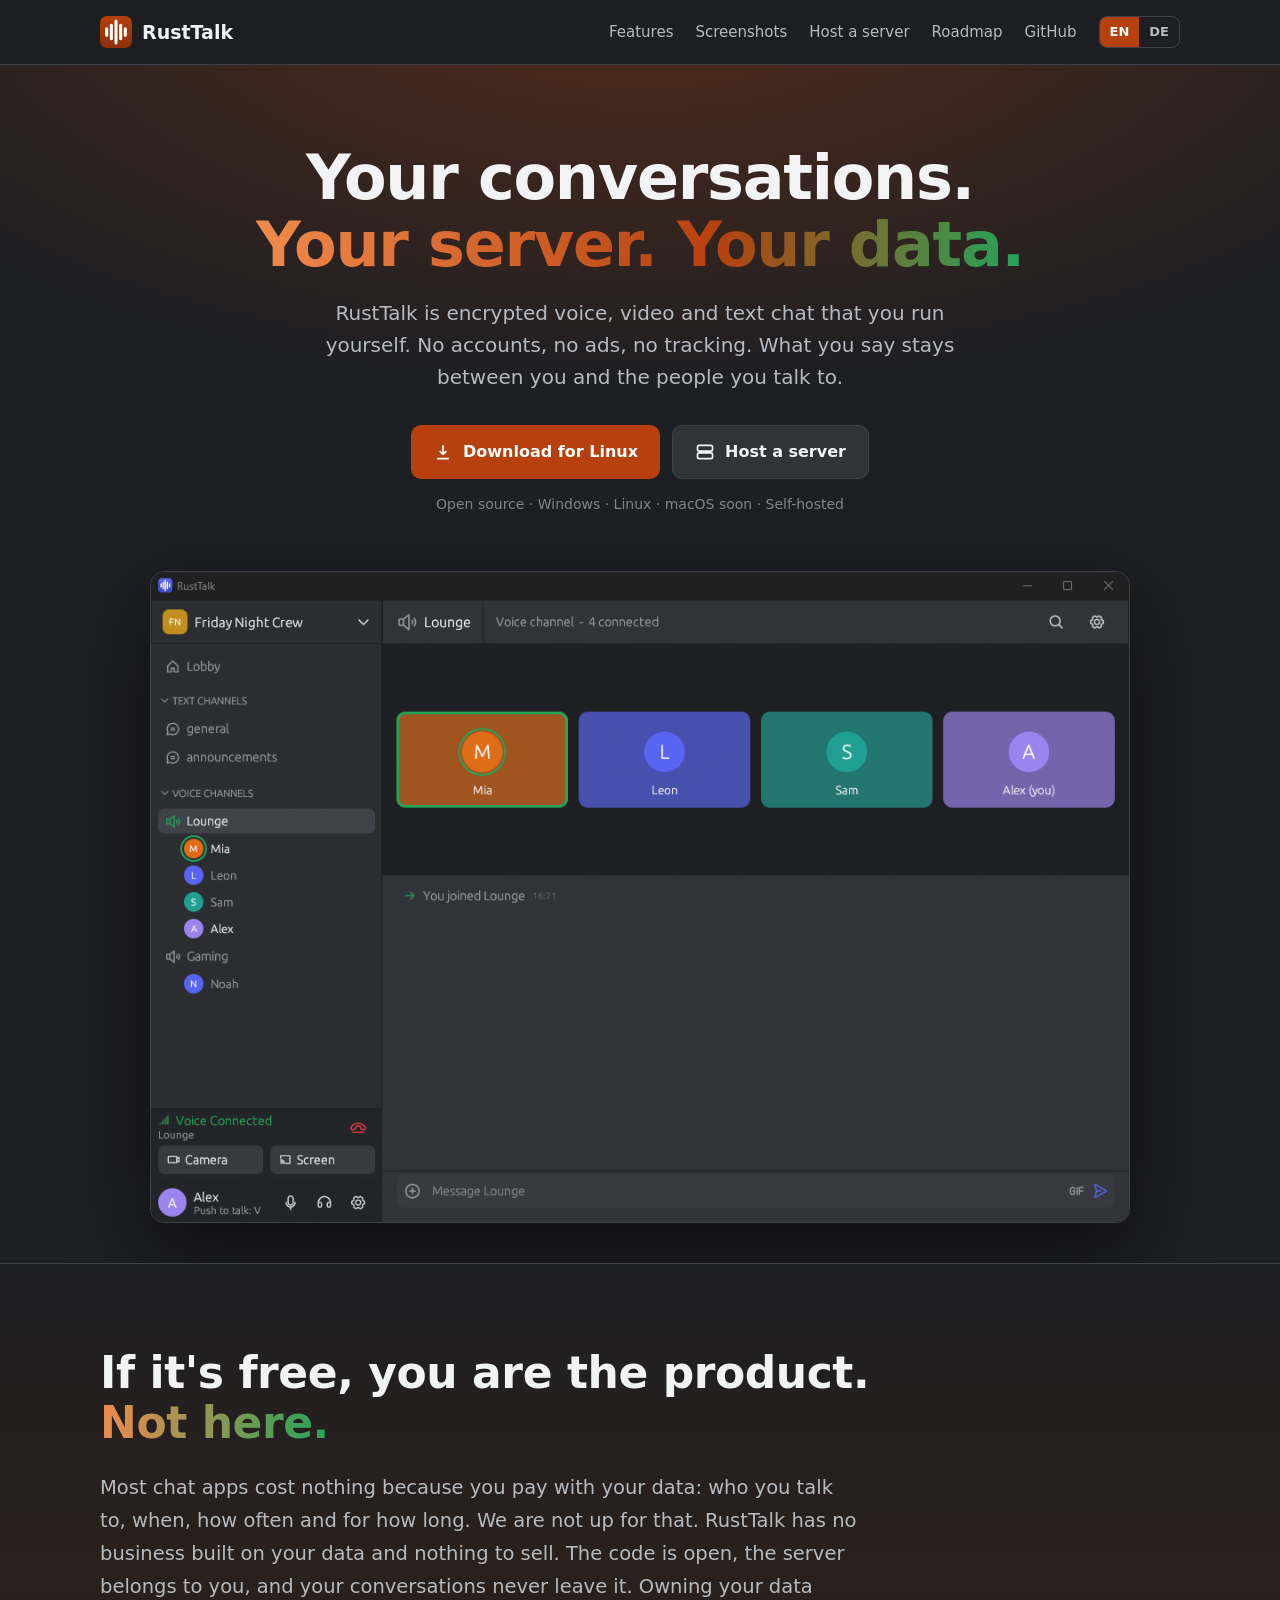
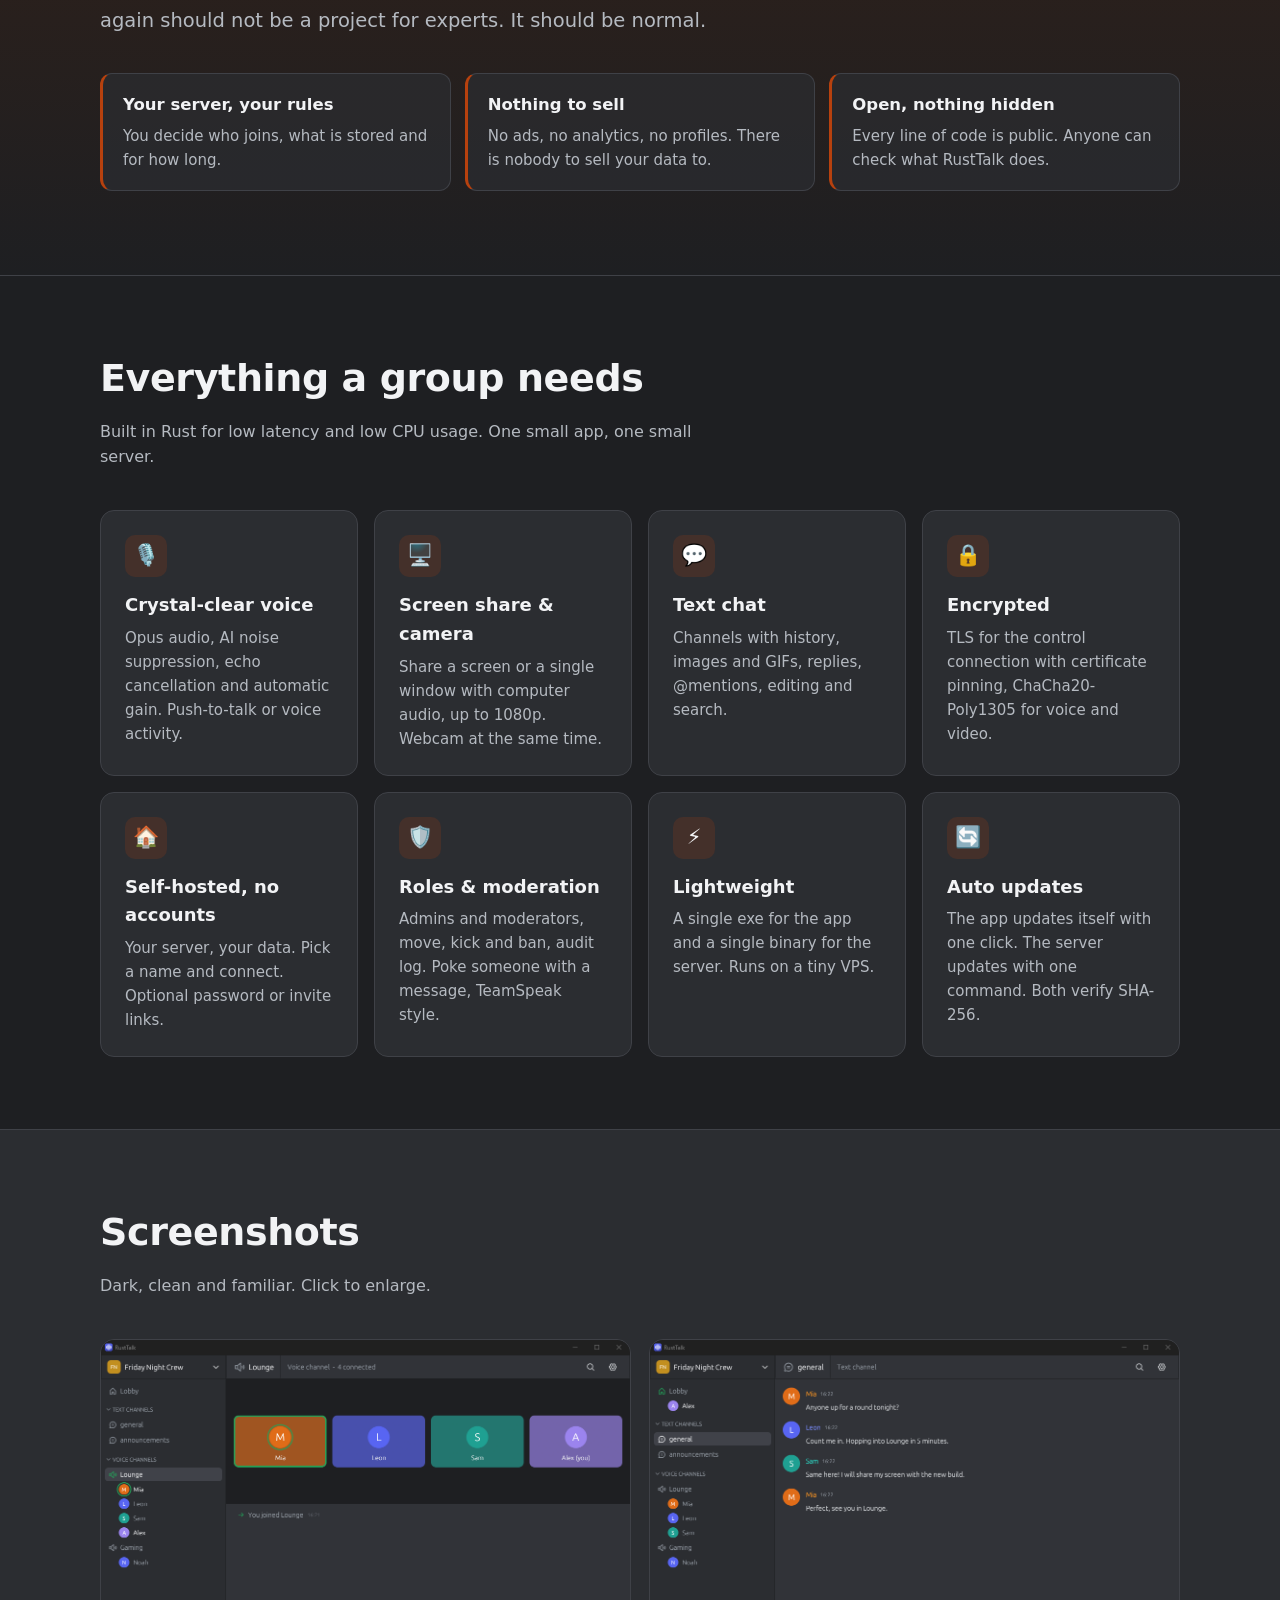
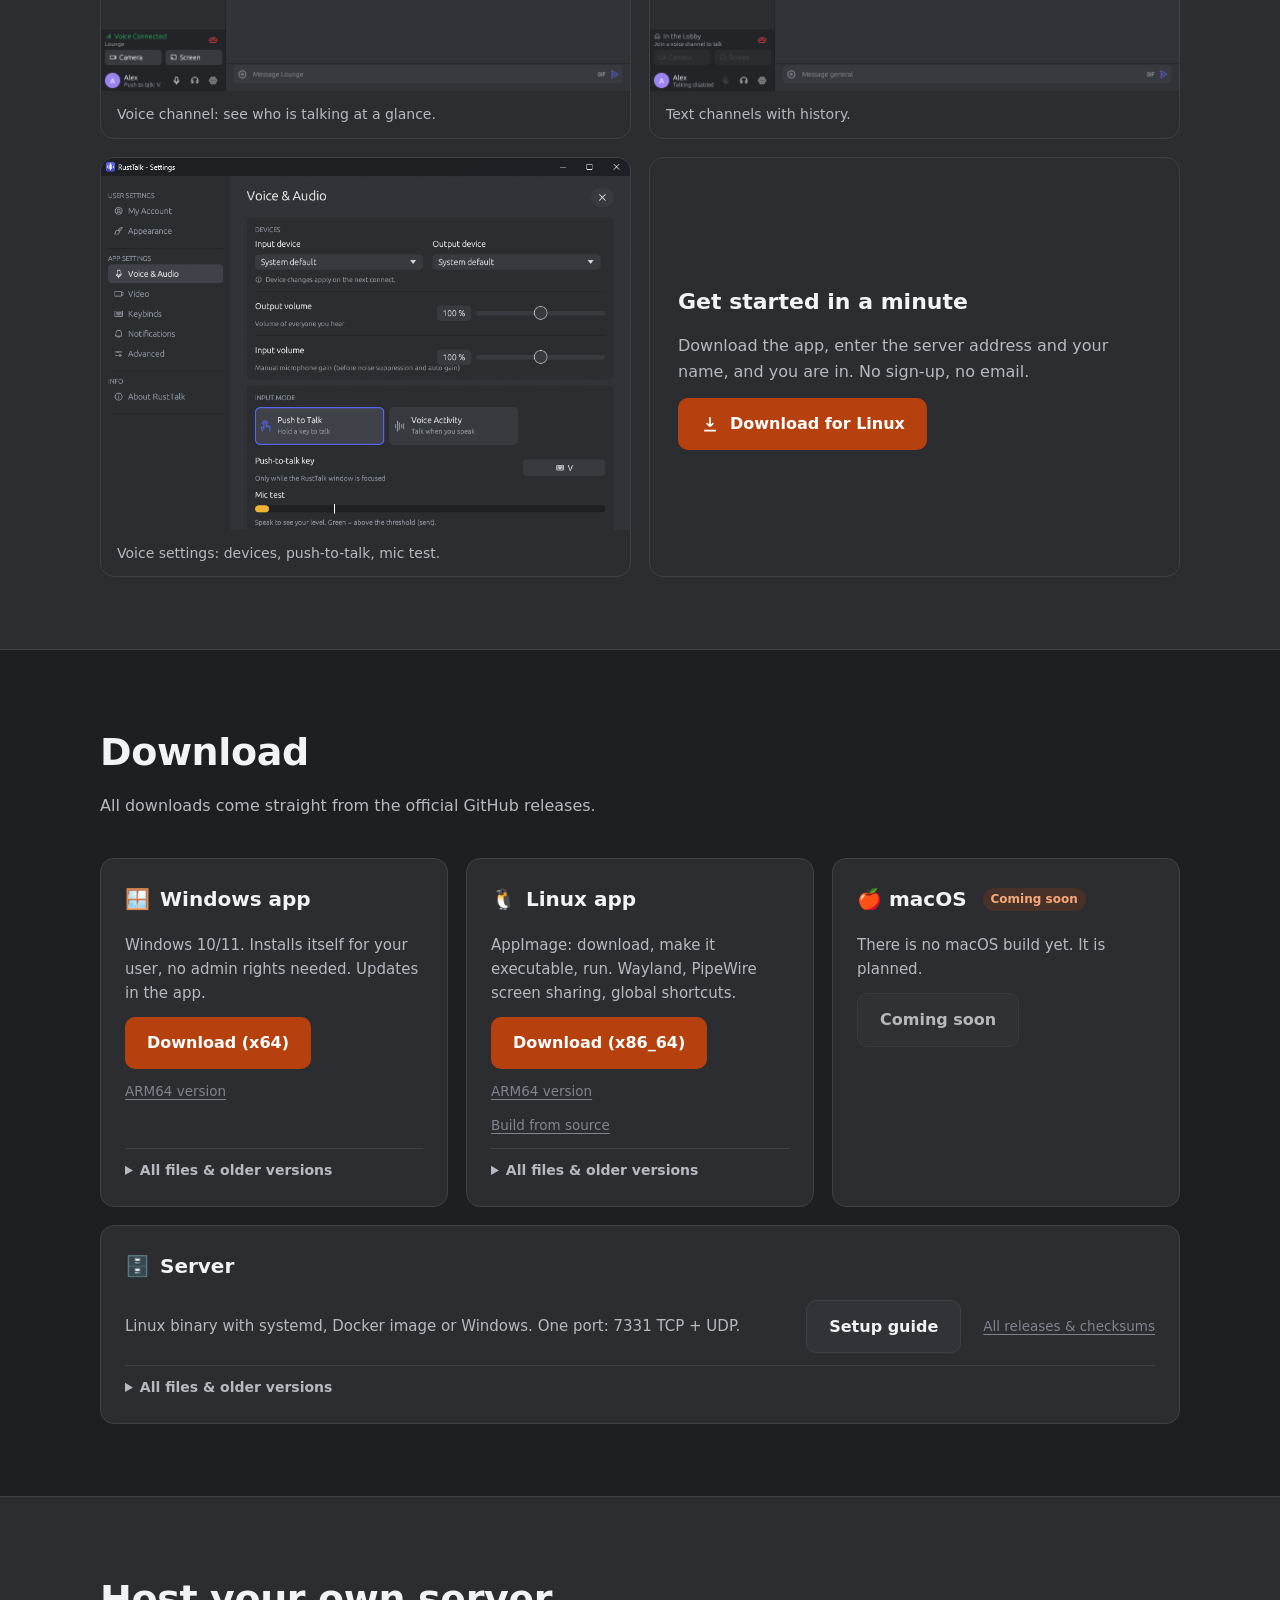
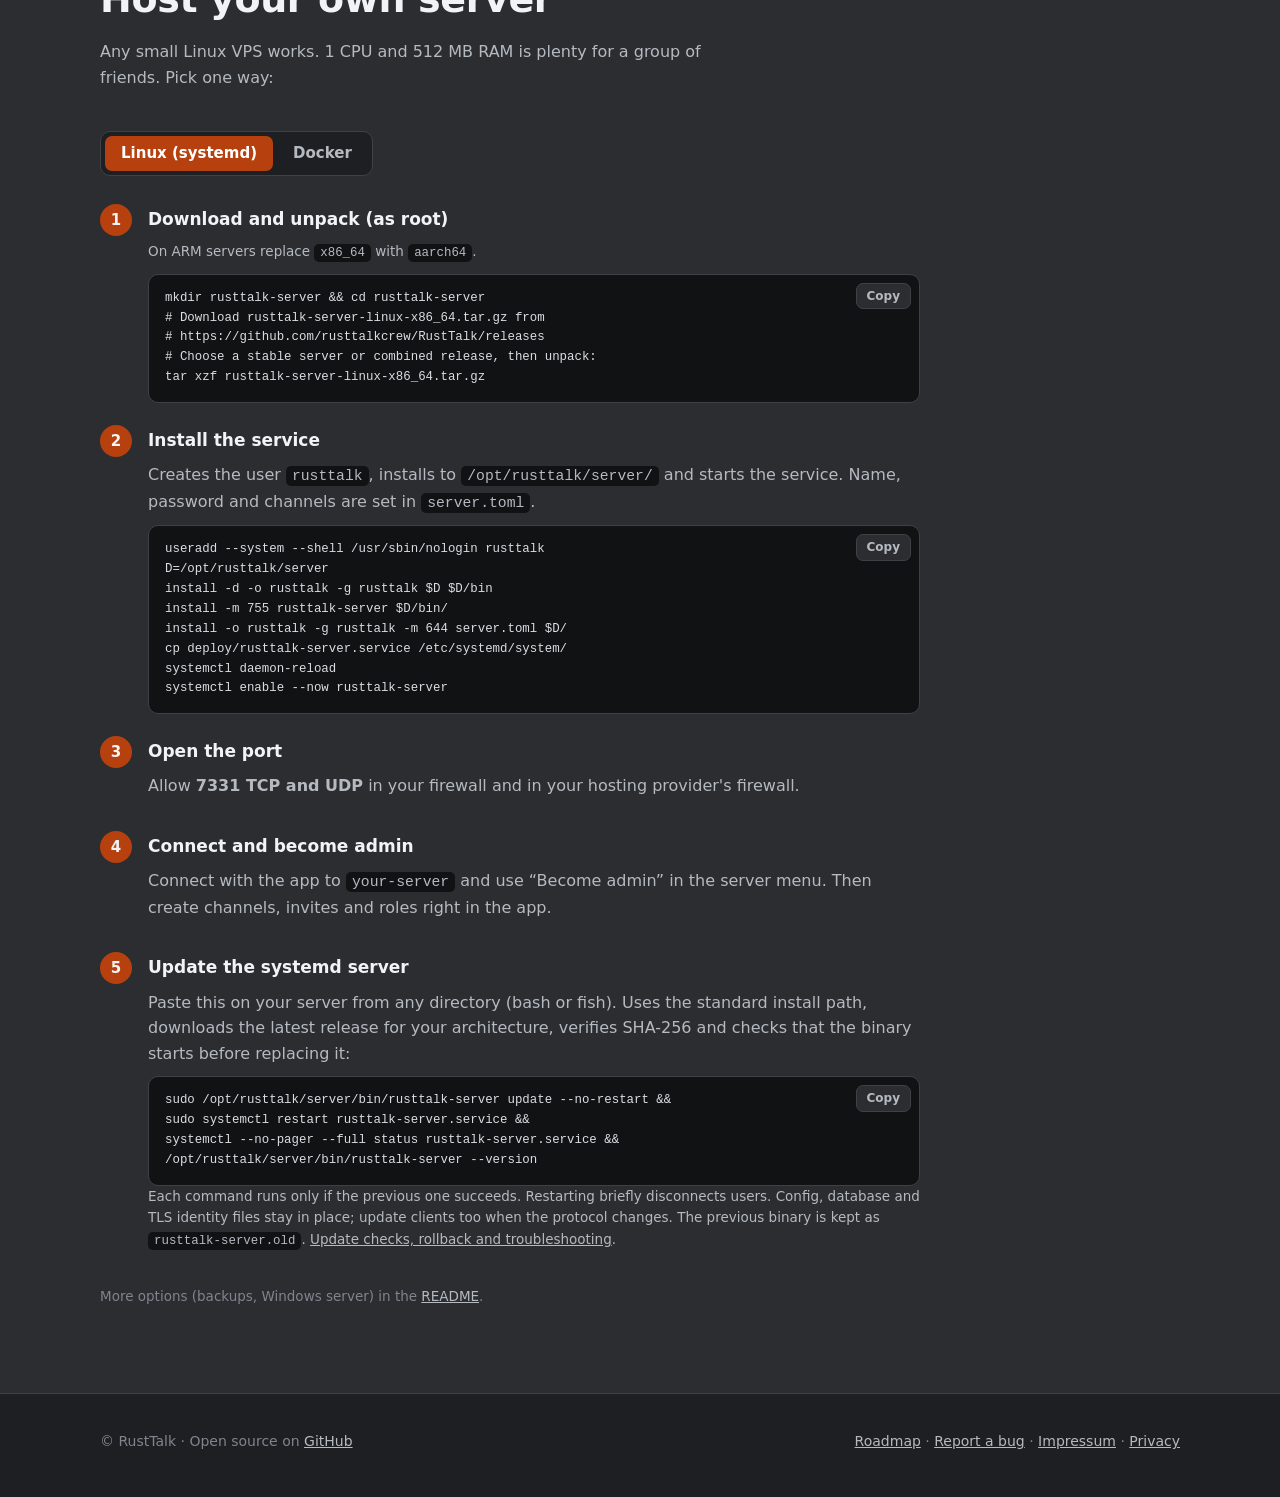
<file: website/index.html>
<!doctype html>
<html lang="en" data-os="windows">
<head>
<meta charset="utf-8">
<meta name="viewport" content="width=device-width, initial-scale=1">
<title>RustTalk – Your conversations. Your server. Your data.</title>
<meta name="description" content="RustTalk: encrypted voice, video and text chat you run yourself. No accounts, no ads, no tracking. Own your data again.">
<link rel="icon" href="favicon.svg?v=rust" type="image/svg+xml">
<link rel="apple-touch-icon" href="img/apple-touch-icon.png?v=rust">
<meta property="og:title" content="RustTalk">
<meta property="og:description" content="Your conversations. Your server. Your data. No accounts, no ads, no tracking.">
<meta property="og:image" content="https://rusttalk.com/img/voice.png">
<style>
:root{
  --bg:#1e1f22;--bg2:#2b2d31;--bg3:#313338;--line:#3f4147;
  --text:#f2f3f5;--muted:#b5bac1;--dim:#80848e;
  --accent:#b7410e;--accent2:#8c3008;--green:#23a55a;
  --radius:14px;--max:1120px;
}
*{box-sizing:border-box}
html{scroll-behavior:smooth}
body{margin:0;background:var(--bg);color:var(--text);font:16px/1.6 system-ui,-apple-system,"Segoe UI",Roboto,Ubuntu,sans-serif;-webkit-font-smoothing:antialiased}
a{color:inherit}
.wrap{max-width:var(--max);margin:0 auto;padding:0 20px}
/* nav */
nav{position:sticky;top:0;z-index:10;background:rgba(30,31,34,.85);backdrop-filter:blur(10px);border-bottom:1px solid var(--line)}
nav .wrap{display:flex;align-items:center;gap:20px;height:64px}
.brand{display:flex;align-items:center;gap:10px;font-weight:700;font-size:19px;text-decoration:none}
.brand svg{width:32px;height:32px}
.links{display:flex;gap:22px;margin-left:auto;align-items:center}
.links a{text-decoration:none;color:var(--muted);font-size:15px}
.links a:hover{color:var(--text)}
.lang{display:flex;border:1px solid var(--line);border-radius:8px;overflow:hidden}
.lang button{background:none;border:0;color:var(--muted);padding:5px 10px;font:inherit;font-size:13px;font-weight:600;cursor:pointer}
.lang button.on{background:var(--accent);color:#fff}
@media(max-width:720px){.links a.opt{display:none}}
/* hero */
.hero{padding:80px 0 40px;text-align:center;background:radial-gradient(900px 400px at 50% -80px,rgba(183,65,14,.35),transparent)}
.hero h1{font-size:clamp(36px,6vw,62px);line-height:1.08;margin:0 0 18px;letter-spacing:-.02em}
.hero h1 span{background:linear-gradient(90deg,#f08a4b,#b7410e 60%,#23a55a);-webkit-background-clip:text;background-clip:text;color:transparent}
.hero p.lead{font-size:clamp(17px,2.2vw,20px);color:var(--muted);max-width:680px;margin:0 auto 32px}
.cta{display:flex;gap:12px;justify-content:center;flex-wrap:wrap}
.btn{display:inline-flex;align-items:center;gap:10px;padding:13px 22px;border-radius:10px;font-weight:600;text-decoration:none;font-size:16px;transition:background .15s,transform .15s}
.btn.primary{background:var(--accent);color:#fff}
.btn.primary:hover{background:var(--accent2);transform:translateY(-1px)}
.btn.ghost{background:var(--bg3);color:var(--text);border:1px solid var(--line)}
.btn.ghost:hover{background:#3a3c42}
.btn svg{width:20px;height:20px;flex:none}
.ver{margin-top:14px;color:var(--dim);font-size:14px}
.shot-hero{margin:56px auto 0;max-width:980px;border-radius:var(--radius);overflow:hidden;border:1px solid var(--line);box-shadow:0 30px 80px rgba(0,0,0,.55)}
.shot-hero img{display:block;width:100%;height:auto}
/* sections */
section{padding:72px 0}
h2{font-size:clamp(28px,4vw,38px);margin:0 0 10px;letter-spacing:-.01em}
.sub{color:var(--muted);margin:0 0 40px;max-width:640px}
.grid{display:grid;grid-template-columns:repeat(auto-fit,minmax(250px,1fr));gap:16px}
.card{background:var(--bg2);border:1px solid var(--line);border-radius:var(--radius);padding:24px}
.card .ic{width:42px;height:42px;border-radius:10px;background:rgba(183,65,14,.18);display:grid;place-items:center;margin-bottom:14px;font-size:21px}
.card h3{margin:0 0 6px;font-size:18px}
.card p{margin:0;color:var(--muted);font-size:15px}
/* gallery */
.gallery{display:grid;grid-template-columns:1fr 1fr;gap:18px}
.gallery figure{margin:0;background:var(--bg2);border:1px solid var(--line);border-radius:var(--radius);overflow:hidden}
.gallery img{display:block;width:100%;height:auto;cursor:zoom-in}
.gallery figcaption{padding:12px 16px;color:var(--muted);font-size:14px}
@media(max-width:760px){.gallery{grid-template-columns:1fr}}
/* downloads */
.dl{display:grid;grid-template-columns:repeat(auto-fit,minmax(290px,1fr));gap:18px}
.dl .card{display:flex;flex-direction:column;gap:12px}
.dl .card h3{display:flex;align-items:center;gap:10px;font-size:20px}
.dl .card>.btn{align-self:flex-start}
.alt-link{font-size:13.5px;color:var(--dim);text-decoration:underline;text-underline-offset:3px}
.alt-link:hover{color:var(--text)}
.small{font-size:13.5px;color:var(--dim)}
pre{position:relative;background:#111214;border:1px solid var(--line);border-radius:10px;padding:14px 16px;padding-right:76px;white-space:pre-wrap;overflow-wrap:anywhere;font:13.5px/1.6 ui-monospace,"Cascadia Code",Consolas,monospace;color:#dbdee1;margin:0}
.copy{position:absolute;top:8px;right:8px;background:#2b2d31;border:1px solid var(--line);color:var(--muted);border-radius:7px;padding:4px 10px;font:600 12px/1.4 system-ui,sans-serif;cursor:pointer}
.copy:hover{color:var(--text);background:#3a3c42}
.copy.ok{color:#fff;background:var(--green);border-color:var(--green)}
.tabs{display:inline-flex;gap:4px;background:#1e1f22;border:1px solid var(--line);border-radius:10px;padding:4px;margin:0 0 28px}
.tabs button{background:none;border:0;color:var(--muted);font:600 15px/1 system-ui,sans-serif;padding:10px 16px;border-radius:7px;cursor:pointer}
.tabs button.on{background:var(--accent);color:#fff}
[hidden]{display:none!important}
.more-docs{margin-top:24px}
.more-docs a{color:var(--muted)}
code{font-family:ui-monospace,"Cascadia Code",Consolas,monospace;font-size:.92em;background:#111214;padding:2px 6px;border-radius:5px}
pre code{background:none;padding:0}
.steps{counter-reset:s;display:grid;gap:22px;max-width:820px}
.steps>div{position:relative;padding-left:48px}
.steps>div::before{counter-increment:s;content:counter(s);position:absolute;left:0;top:0;width:32px;height:32px;border-radius:50%;background:var(--accent);display:grid;place-items:center;font-weight:700;font-size:15px}
.steps h3{margin:2px 0 8px;font-size:17px}
.steps p{margin:0 0 10px;color:var(--muted)}
.alt{background:var(--bg2);border-top:1px solid var(--line);border-bottom:1px solid var(--line)}
.alt .card{background:var(--bg3)}
/* why */
.why{padding:84px 0;background:linear-gradient(180deg,var(--bg) 0%,#2a201c 50%,var(--bg) 100%);border-top:1px solid var(--line);border-bottom:1px solid var(--line)}
.why h2{font-size:clamp(28px,4.4vw,44px);line-height:1.15;margin:0 0 22px;max-width:820px}
.why h2 span{background:linear-gradient(90deg,#f08a4b,#23a55a);-webkit-background-clip:text;background-clip:text;color:transparent}
.manifest{font-size:clamp(17px,2vw,19.5px);line-height:1.7;color:var(--muted);max-width:760px;margin:0 0 36px}
.pillars{display:grid;grid-template-columns:repeat(auto-fit,minmax(220px,1fr));gap:14px}
.pillars>div{background:rgba(43,45,49,.7);border:1px solid var(--line);border-left:3px solid var(--accent);border-radius:12px;padding:18px 20px;display:flex;flex-direction:column;gap:6px}
.pillars b{font-size:16.5px}
.pillars span{color:var(--muted);font-size:15px}
/* footer */
footer{padding:36px 0 50px;color:var(--dim);font-size:14px}
footer .wrap{display:flex;gap:16px;flex-wrap:wrap;justify-content:space-between}
footer a{color:var(--muted)}
/* os-aware buttons */
.dl-win,.dl-linux,.dl-mac,.dl-other{display:none}
html[data-os=windows] .dl-win,html[data-os=linux] .dl-linux,html[data-os=mac] .dl-mac,html[data-os=other] .dl-other{display:inline-flex}
.btn[aria-disabled=true]{opacity:.7;cursor:default;pointer-events:none}
.dl .card.wide{grid-column:1/-1}
.dl .card.wide .row{display:flex;flex-wrap:wrap;align-items:center;gap:14px 22px}
.dl .card.wide .row p{flex:1 1 320px}
.soon{white-space:nowrap;display:inline-block;font-size:12px;font-weight:700;padding:2px 8px;border-radius:99px;background:rgba(183,65,14,.2);color:#f6a878;margin-left:6px}
details.files{margin-top:auto;border-top:1px solid var(--line);padding-top:10px}
details.files summary{cursor:pointer;color:var(--muted);font-size:14px;font-weight:600;user-select:none}
details.files summary:hover{color:var(--text)}
.files .tools{display:flex;align-items:center;gap:8px;margin:12px 0 6px;font-size:13.5px;color:var(--dim)}
.files select{background:var(--bg3);color:var(--text);border:1px solid var(--line);border-radius:8px;padding:5px 8px;font:inherit;font-size:13.5px}
.files h4{margin:12px 0 4px;font-size:12px;letter-spacing:.06em;text-transform:uppercase;color:var(--dim)}
.files ul{list-style:none;margin:0;padding:0}
.files li{padding:8px 0;font-size:13.5px;border-bottom:1px solid var(--line)}
.files li .top{display:flex;justify-content:space-between;gap:10px}
.files li .top a{color:var(--text);word-break:break-all}
.files li .top span{color:var(--dim);white-space:nowrap}
.files .sha{display:flex;flex-wrap:wrap;align-items:center;gap:4px 8px;margin-top:4px;font-size:12px;color:var(--dim)}
.files .sha b{font-weight:600}
.files .sha code{font-size:11.5px;word-break:break-all;cursor:copy;padding:2px 6px}
.files .sha code.ok{background:var(--green);color:#fff}
.files .sha a{color:var(--dim)}
.files .err{color:var(--dim);font-size:13.5px}
/* lightbox */
#lb{position:fixed;inset:0;background:rgba(0,0,0,.88);display:none;align-items:center;justify-content:center;padding:20px;z-index:50;cursor:zoom-out}
#lb.on{display:flex}
#lb img{max-width:100%;max-height:100%;border-radius:10px}
/* i18n */
html[lang=en] [data-l=de],html[lang=de] [data-l=en]{display:none!important}
.ln{display:block;padding-left:1.6em;text-indent:-1.6em}
@media(max-width:640px){pre{font-size:12.5px;padding:12px;padding-top:40px}.copy{top:6px}.steps>div{padding-left:0}.steps>div::before{position:static;display:grid;margin-bottom:10px}.tabs{display:flex}.tabs button{flex:1}}
</style>
</head>
<body>

<nav>
  <div class="wrap">
    <a class="brand" href="#top" aria-label="RustTalk">
      <img src="favicon.svg?v=rust" alt="" width="32" height="32">
      RustTalk
    </a>
    <div class="links">
      <a class="opt" href="#features"><span data-l="en">Features</span><span data-l="de">Funktionen</span></a>
      <a class="opt" href="#screenshots">Screenshots</a>
      <a class="opt" href="#server"><span data-l="en">Host a server</span><span data-l="de">Server hosten</span></a>
      <a href="roadmap.html">Roadmap</a>
      <a class="opt" href="https://github.com/rusttalkcrew/RustTalk" rel="noopener">GitHub</a>
      <div class="lang" role="group" aria-label="Language">
        <button type="button" data-set="en">EN</button><button type="button" data-set="de">DE</button>
      </div>
    </div>
  </div>
</nav>

<header class="hero" id="top">
  <div class="wrap">
    <h1 data-l="en">Your conversations.<br><span>Your server. Your data.</span></h1>
    <h1 data-l="de">Deine Gespräche.<br><span>Dein Server. Deine Daten.</span></h1>
    <p class="lead" data-l="en">RustTalk is encrypted voice, video and text chat that you run yourself. No accounts, no ads, no tracking. What you say stays between you and the people you talk to.</p>
    <p class="lead" data-l="de">RustTalk ist verschlüsselter Voice-, Video- und Text-Chat, den du selbst betreibst. Keine Accounts, keine Werbung, kein Tracking. Was du sagst, bleibt zwischen dir und den Menschen, mit denen du sprichst.</p>
    <div class="cta">
      <a class="btn primary dl-win" href="https://github.com/rusttalkcrew/RustTalk/releases" data-component="client" data-asset="rusttalk-windows.exe"><svg viewBox="0 0 24 24" fill="currentColor" aria-hidden="true"><path d="M3 5.5 10.5 4.5v7H3zm8.5-1.2L21 3v8.5h-9.5zM3 12.5h7.5v7L3 18.5zm8.5 0H21V21l-9.5-1.3z"/></svg><span data-l="en">Download for Windows</span><span data-l="de">Für Windows herunterladen</span></a>
      <a class="btn primary dl-linux" href="https://github.com/rusttalkcrew/RustTalk/releases" data-component="client" data-asset="rusttalk-linux-x86_64.AppImage"><svg viewBox="0 0 24 24" fill="none" stroke="currentColor" stroke-width="2" aria-hidden="true"><path d="M12 4v11m0 0-4-4m4 4 4-4M5 20h14"/></svg><span data-l="en">Download for Linux</span><span data-l="de">Für Linux herunterladen</span></a>
      <a class="btn ghost dl-mac" href="#download" aria-disabled="true"><svg viewBox="0 0 24 24" fill="none" stroke="currentColor" stroke-width="2" aria-hidden="true"><path d="M12 4v11m0 0-4-4m4 4 4-4M5 20h14"/></svg><span data-l="en">macOS: coming soon</span><span data-l="de">macOS: bald verfügbar</span></a>
      <a class="btn primary dl-other" href="#download"><svg viewBox="0 0 24 24" fill="none" stroke="currentColor" stroke-width="2" aria-hidden="true"><path d="M12 4v11m0 0-4-4m4 4 4-4M5 20h14"/></svg><span data-l="en">Go to downloads</span><span data-l="de">Zu den Downloads</span></a>
      <a class="btn ghost" href="#server">
        <svg viewBox="0 0 24 24" fill="none" stroke="currentColor" stroke-width="2" aria-hidden="true"><rect x="3" y="4" width="18" height="7" rx="2"/><rect x="3" y="13" width="18" height="7" rx="2"/><path d="M7 7.5h.01M7 16.5h.01"/></svg>
        <span data-l="en">Host a server</span><span data-l="de">Server hosten</span>
      </a>
    </div>
    <div class="ver"><span class="js-ver"></span><span data-l="en">Open source · Windows · Linux · macOS soon · Self-hosted</span><span data-l="de">Open Source · Windows · Linux · macOS bald · Selbst gehostet</span></div>
    <div class="shot-hero"><img src="img/voice.png" width="1100" height="731" alt="RustTalk voice channel with four people"></div>
  </div>
</header>

<section id="why" class="why">
  <div class="wrap">
    <h2 data-l="en">If it's free, you are the product.<br><span>Not here.</span></h2>
    <h2 data-l="de">Wenn es nichts kostet, bist du das Produkt.<br><span>Hier nicht.</span></h2>
    <p class="manifest" data-l="en">Most chat apps cost nothing because you pay with your data: who you talk to, when, how often and for how long. We are not up for that. RustTalk has no business built on your data and nothing to sell. The code is open, the server belongs to you, and your conversations never leave it. Owning your data again should not be a project for experts. It should be normal.</p>
    <p class="manifest" data-l="de">Die meisten Chat-Apps kosten nichts, weil du mit deinen Daten bezahlst: mit wem du sprichst, wann, wie oft und wie lange. Darauf haben wir keine Lust. Hinter RustTalk steckt kein Geschäft mit deinen Daten und nichts, das verkauft wird. Der Code ist offen, der Server gehört dir, und deine Gespräche verlassen ihn nicht. Die eigenen Daten wieder selbst zu besitzen sollte kein Projekt für Experten sein, sondern selbstverständlich.</p>
    <div class="pillars">
      <div><b data-l="en">Your server, your rules</b><b data-l="de">Dein Server, deine Regeln</b>
        <span data-l="en">You decide who joins, what is stored and for how long.</span><span data-l="de">Du entscheidest, wer reinkommt, was gespeichert wird und wie lange.</span></div>
      <div><b data-l="en">Nothing to sell</b><b data-l="de">Nichts zu verkaufen</b>
        <span data-l="en">No ads, no analytics, no profiles. There is nobody to sell your data to.</span><span data-l="de">Keine Werbung, keine Analyse, keine Profile. Es gibt niemanden, an den deine Daten gehen.</span></div>
      <div><b data-l="en">Open, nothing hidden</b><b data-l="de">Offen, nichts versteckt</b>
        <span data-l="en">Every line of code is public. Anyone can check what RustTalk does.</span><span data-l="de">Jede Zeile Code ist öffentlich. Jeder kann nachprüfen, was RustTalk tut.</span></div>
    </div>
  </div>
</section>

<section id="features">
  <div class="wrap">
    <h2 data-l="en">Everything a group needs</h2>
    <h2 data-l="de">Alles, was eine Gruppe braucht</h2>
    <p class="sub" data-l="en">Built in Rust for low latency and low CPU usage. One small app, one small server.</p>
    <p class="sub" data-l="de">In Rust gebaut für geringe Latenz und wenig CPU-Last. Eine kleine App, ein kleiner Server.</p>
    <div class="grid">
      <div class="card"><div class="ic">🎙️</div>
        <h3 data-l="en">Crystal-clear voice</h3><h3 data-l="de">Glasklare Sprache</h3>
        <p data-l="en">Opus audio, AI noise suppression, echo cancellation and automatic gain. Push-to-talk or voice activity.</p>
        <p data-l="de">Opus-Audio, KI-Rauschunterdrückung, Echounterdrückung und automatische Lautstärke. Push-to-Talk oder Sprachaktivierung.</p></div>
      <div class="card"><div class="ic">🖥️</div>
        <h3 data-l="en">Screen share &amp; camera</h3><h3 data-l="de">Bildschirm &amp; Kamera</h3>
        <p data-l="en">Share a screen or a single window with computer audio, up to 1080p. Webcam at the same time.</p>
        <p data-l="de">Bildschirm oder einzelnes Fenster mit Systemton teilen, bis 1080p. Webcam gleichzeitig.</p></div>
      <div class="card"><div class="ic">💬</div>
        <h3 data-l="en">Text chat</h3><h3 data-l="de">Text-Chat</h3>
        <p data-l="en">Channels with history, images and GIFs, replies, @mentions, editing and search.</p>
        <p data-l="de">Kanäle mit Verlauf, Bildern und GIFs, Antworten, @Erwähnungen, Bearbeiten und Suche.</p></div>
      <div class="card"><div class="ic">🔒</div>
        <h3 data-l="en">Encrypted</h3><h3 data-l="de">Verschlüsselt</h3>
        <p data-l="en">TLS for the control connection with certificate pinning, ChaCha20-Poly1305 for voice and video.</p>
        <p data-l="de">TLS für die Steuerverbindung mit Zertifikat-Pinning, ChaCha20-Poly1305 für Sprache und Video.</p></div>
      <div class="card"><div class="ic">🏠</div>
        <h3 data-l="en">Self-hosted, no accounts</h3><h3 data-l="de">Selbst gehostet, ohne Accounts</h3>
        <p data-l="en">Your server, your data. Pick a name and connect. Optional password or invite links.</p>
        <p data-l="de">Dein Server, deine Daten. Namen wählen und verbinden. Optional mit Passwort oder Einladungslinks.</p></div>
      <div class="card"><div class="ic">🛡️</div>
        <h3 data-l="en">Roles &amp; moderation</h3><h3 data-l="de">Rollen &amp; Moderation</h3>
        <p data-l="en">Admins and moderators, move, kick and ban, audit log. Poke someone with a message, TeamSpeak style.</p>
        <p data-l="de">Admins und Moderatoren, verschieben, kicken, bannen, Audit-Log. Jemanden mit Nachricht anstupsen, wie bei TeamSpeak.</p></div>
      <div class="card"><div class="ic">⚡</div>
        <h3 data-l="en">Lightweight</h3><h3 data-l="de">Leichtgewichtig</h3>
        <p data-l="en">A single exe for the app and a single binary for the server. Runs on a tiny VPS.</p>
        <p data-l="de">Eine einzige exe für die App und eine einzige Datei für den Server. Läuft auf einem kleinen VPS.</p></div>
      <div class="card"><div class="ic">🔄</div>
        <h3 data-l="en">Auto updates</h3><h3 data-l="de">Automatische Updates</h3>
        <p data-l="en">The app updates itself with one click. The server updates with one command. Both verify SHA-256.</p>
        <p data-l="de">Die App aktualisiert sich mit einem Klick, der Server mit einem Befehl. Beide prüfen SHA-256.</p></div>
    </div>
  </div>
</section>

<section id="screenshots" class="alt">
  <div class="wrap">
    <h2>Screenshots</h2>
    <p class="sub" data-l="en">Dark, clean and familiar. Click to enlarge.</p>
    <p class="sub" data-l="de">Dunkel, aufgeräumt und vertraut. Zum Vergrößern anklicken.</p>
    <div class="gallery">
      <figure><img src="img/voice.png" width="1100" height="731" loading="lazy" alt="Voice channel">
        <figcaption><span data-l="en">Voice channel: see who is talking at a glance.</span><span data-l="de">Sprachkanal: auf einen Blick sehen, wer spricht.</span></figcaption></figure>
      <figure><img src="img/chat.png" width="1100" height="731" loading="lazy" alt="Text chat">
        <figcaption><span data-l="en">Text channels with history.</span><span data-l="de">Textkanäle mit Verlauf.</span></figcaption></figure>
      <figure><img src="img/settings.png" width="900" height="633" loading="lazy" alt="Voice settings">
        <figcaption><span data-l="en">Voice settings: devices, push-to-talk, mic test.</span><span data-l="de">Spracheinstellungen: Geräte, Push-to-Talk, Mikrofontest.</span></figcaption></figure>
      <figure style="display:flex;flex-direction:column;justify-content:center;padding:28px;gap:14px">
        <h3 style="margin:0;font-size:22px" data-l="en">Get started in a minute</h3>
        <h3 style="margin:0;font-size:22px" data-l="de">In einer Minute startklar</h3>
        <p style="margin:0;color:var(--muted)" data-l="en">Download the app, enter the server address and your name, and you are in. No sign-up, no email.</p>
        <p style="margin:0;color:var(--muted)" data-l="de">App herunterladen, Serveradresse und Namen eingeben, fertig. Keine Registrierung, keine E-Mail.</p>
        <div style="display:flex"><a class="btn primary dl-win" style="align-self:flex-start" href="https://github.com/rusttalkcrew/RustTalk/releases" data-component="client" data-asset="rusttalk-windows.exe"><svg viewBox="0 0 24 24" fill="currentColor" aria-hidden="true"><path d="M3 5.5 10.5 4.5v7H3zm8.5-1.2L21 3v8.5h-9.5zM3 12.5h7.5v7L3 18.5zm8.5 0H21V21l-9.5-1.3z"/></svg><span data-l="en">Download for Windows</span><span data-l="de">Für Windows herunterladen</span></a><a class="btn primary dl-linux" style="align-self:flex-start" href="https://github.com/rusttalkcrew/RustTalk/releases" data-component="client" data-asset="rusttalk-linux-x86_64.AppImage"><svg viewBox="0 0 24 24" fill="none" stroke="currentColor" stroke-width="2" aria-hidden="true"><path d="M12 4v11m0 0-4-4m4 4 4-4M5 20h14"/></svg><span data-l="en">Download for Linux</span><span data-l="de">Für Linux herunterladen</span></a><a class="btn ghost dl-mac" style="align-self:flex-start" href="#download" aria-disabled="true"><svg viewBox="0 0 24 24" fill="none" stroke="currentColor" stroke-width="2" aria-hidden="true"><path d="M12 4v11m0 0-4-4m4 4 4-4M5 20h14"/></svg><span data-l="en">macOS: coming soon</span><span data-l="de">macOS: bald verfügbar</span></a><a class="btn primary dl-other" style="align-self:flex-start" href="#download"><svg viewBox="0 0 24 24" fill="none" stroke="currentColor" stroke-width="2" aria-hidden="true"><path d="M12 4v11m0 0-4-4m4 4 4-4M5 20h14"/></svg><span data-l="en">Go to downloads</span><span data-l="de">Zu den Downloads</span></a></div>
      </figure>
    </div>
  </div>
</section>

<section id="download">
  <div class="wrap">
    <h2>Download</h2>
    <p class="sub" data-l="en">All downloads come straight from the official GitHub releases. <span class="js-ver2"></span></p>
    <p class="sub" data-l="de">Alle Downloads kommen direkt aus den offiziellen GitHub-Releases. <span class="js-ver2"></span></p>
    <div class="dl">
      <div class="card">
        <h3>🪟 <span data-l="en">Windows app</span><span data-l="de">Windows-App</span></h3>
        <p class="small" data-l="en">Windows 10/11. Installs itself for your user, no admin rights needed. Updates in the app.</p>
        <p class="small" data-l="de">Windows 10/11. Installiert sich für deinen Benutzer, ohne Adminrechte. Updates direkt in der App.</p>
        <a class="btn primary" href="https://github.com/rusttalkcrew/RustTalk/releases" data-component="client" data-asset="rusttalk-windows.exe"><span data-l="en">Download (x64)</span><span data-l="de">Herunterladen (x64)</span></a>
        <a class="alt-link" href="https://github.com/rusttalkcrew/RustTalk/releases" data-component="client" data-asset="rusttalk-windows-arm64.exe"><span data-l="en">ARM64 version</span><span data-l="de">ARM64-Version</span></a>
        <details class="files" data-kind="windows"><summary><span data-l="en">All files &amp; older versions</span><span data-l="de">Alle Dateien &amp; ältere Versionen</span></summary>
        <div class="tools"><label><span data-l="en">Version</span><span data-l="de">Version</span> <select class="ver-sel" aria-label="Version"></select></label></div>
        <div class="list"><p class="err"><a href="https://github.com/rusttalkcrew/RustTalk/releases" rel="noopener"><span data-l="en">Open releases on GitHub</span><span data-l="de">Releases auf GitHub öffnen</span></a></p></div></details>
      </div>
      <div class="card">
        <h3>🐧 <span data-l="en">Linux app</span><span data-l="de">Linux-App</span></h3>
        <p class="small" data-l="en">AppImage: download, make it executable, run. Wayland, PipeWire screen sharing, global shortcuts.</p>
        <p class="small" data-l="de">AppImage: herunterladen, ausführbar machen, starten. Wayland, Bildschirm teilen über PipeWire, globale Tastenkürzel.</p>
        <a class="btn primary" href="https://github.com/rusttalkcrew/RustTalk/releases" data-component="client" data-asset="rusttalk-linux-x86_64.AppImage"><span data-l="en">Download (x86_64)</span><span data-l="de">Herunterladen (x86_64)</span></a>
        <a class="alt-link" href="https://github.com/rusttalkcrew/RustTalk/releases" data-component="client" data-asset="rusttalk-linux-aarch64.AppImage"><span data-l="en">ARM64 version</span><span data-l="de">ARM64-Version</span></a>
        <a class="alt-link" href="https://github.com/rusttalkcrew/RustTalk#client-linux--minimal-build" rel="noopener"><span data-l="en">Build from source</span><span data-l="de">Aus dem Quellcode bauen</span></a>
        <details class="files" data-kind="linux"><summary><span data-l="en">All files &amp; older versions</span><span data-l="de">Alle Dateien &amp; ältere Versionen</span></summary>
        <div class="tools"><label><span data-l="en">Version</span><span data-l="de">Version</span> <select class="ver-sel" aria-label="Version"></select></label></div>
        <div class="list"><p class="err"><a href="https://github.com/rusttalkcrew/RustTalk/releases" rel="noopener"><span data-l="en">Open releases on GitHub</span><span data-l="de">Releases auf GitHub öffnen</span></a></p></div></details>
      </div>
      <div class="card">
        <h3>🍎 macOS <span class="soon"><span data-l="en">Coming soon</span><span data-l="de">Bald verfügbar</span></span></h3>
        <p class="small" data-l="en">There is no macOS build yet. It is planned.</p>
        <p class="small" data-l="de">Einen macOS-Build gibt es noch nicht. Er ist geplant.</p>
        <a class="btn ghost" href="#download" aria-disabled="true"><span data-l="en">Coming soon</span><span data-l="de">Bald verfügbar</span></a>
      </div>
      <div class="card wide">
        <h3>🗄️ <span data-l="en">Server</span><span data-l="de">Server</span></h3>

        <div class="row">        <p class="small" data-l="en">Linux binary with systemd, Docker image or Windows. One port: 7331 TCP + UDP.</p>
        <p class="small" data-l="de">Linux-Datei mit systemd, Docker-Image oder Windows. Ein Port: 7331 TCP + UDP.</p>
        <a class="btn ghost" href="#server"><span data-l="en">Setup guide</span><span data-l="de">Anleitung</span></a>
        <a class="alt-link" href="https://github.com/rusttalkcrew/RustTalk/releases" rel="noopener"><span data-l="en">All releases &amp; checksums</span><span data-l="de">Alle Releases &amp; Prüfsummen</span></a>
        </div>
        <details class="files" data-kind="server"><summary><span data-l="en">All files &amp; older versions</span><span data-l="de">Alle Dateien &amp; ältere Versionen</span></summary>
        <div class="tools"><label><span data-l="en">Version</span><span data-l="de">Version</span> <select class="ver-sel" aria-label="Version"></select></label></div>
        <div class="list"><p class="err"><a href="https://github.com/rusttalkcrew/RustTalk/releases" rel="noopener"><span data-l="en">Open releases on GitHub</span><span data-l="de">Releases auf GitHub öffnen</span></a></p></div></details>
      </div>
    </div>
  </div>
</section>

<section id="server" class="alt">
  <div class="wrap">
    <h2 data-l="en">Host your own server</h2>
    <h2 data-l="de">Eigenen Server hosten</h2>
    <p class="sub" data-l="en">Any small Linux VPS works. 1 CPU and 512 MB RAM is plenty for a group of friends. Pick one way:</p>
    <p class="sub" data-l="de">Jeder kleine Linux-VPS reicht. 1 CPU und 512 MB RAM genügen für einen Freundeskreis. Wähle einen Weg:</p>
    <div class="tabs" role="tablist">
      <button type="button" role="tab" data-tab="systemd" class="on">Linux (systemd)</button>
      <button type="button" role="tab" data-tab="docker">Docker</button>
    </div>

    <div class="steps" data-panel="systemd">
      <div>
        <h3 data-l="en">Download and unpack (as root)</h3><h3 data-l="de">Herunterladen und entpacken (als root)</h3>
        <p class="small" data-l="en">On ARM servers replace <code>x86_64</code> with <code>aarch64</code>.</p>
        <p class="small" data-l="de">Auf ARM-Servern <code>x86_64</code> durch <code>aarch64</code> ersetzen.</p>
<pre><code>mkdir rusttalk-server && cd rusttalk-server
# Download rusttalk-server-linux-x86_64.tar.gz from
# https://github.com/rusttalkcrew/RustTalk/releases
# Choose a stable server or combined release, then unpack:
tar xzf rusttalk-server-linux-x86_64.tar.gz</code></pre>
      </div>
      <div>
        <h3 data-l="en">Install the service</h3><h3 data-l="de">Dienst installieren</h3>
        <p data-l="en">Creates the user <code>rusttalk</code>, installs to <code>/opt/rusttalk/server/</code> and starts the service. Name, password and channels are set in <code>server.toml</code>.</p>
        <p data-l="de">Legt den Benutzer <code>rusttalk</code> an, installiert nach <code>/opt/rusttalk/server/</code> und startet den Dienst. Name, Passwort und Kanäle stellst du in der <code>server.toml</code> ein.</p>
<pre><code>useradd --system --shell /usr/sbin/nologin rusttalk
D=/opt/rusttalk/server
install -d -o rusttalk -g rusttalk $D $D/bin
install -m 755 rusttalk-server $D/bin/
install -o rusttalk -g rusttalk -m 644 server.toml $D/
cp deploy/rusttalk-server.service /etc/systemd/system/
systemctl daemon-reload
systemctl enable --now rusttalk-server</code></pre>
      </div>
      <div>
        <h3 data-l="en">Open the port</h3><h3 data-l="de">Port freigeben</h3>
        <p data-l="en">Allow <b>7331 TCP and UDP</b> in your firewall and in your hosting provider's firewall.</p>
        <p data-l="de">Erlaube <b>7331 TCP und UDP</b> in deiner Firewall und in der Firewall deines Hosters.</p>
      </div>
      <div>
        <h3 data-l="en">Connect and become admin</h3><h3 data-l="de">Verbinden und Admin werden</h3>
        <p data-l="en">Connect with the app to <code>your-server</code> and use “Become admin” in the server menu. Then create channels, invites and roles right in the app.</p>
        <p data-l="de">Verbinde dich mit der App zu <code>dein-server</code> und wähle „Admin werden“ im Servermenü. Kanäle, Einladungen und Rollen legst du dann direkt in der App an.</p>
      </div>
      <div>
        <h3 data-l="en">Update the systemd server</h3><h3 data-l="de">systemd-Server aktualisieren</h3>
        <p data-l="en">Paste this on your server from any directory (bash or fish). Uses the standard install path, downloads the latest release for your architecture, verifies SHA-256 and checks that the binary starts before replacing it:</p>
        <p data-l="de">Auf deinem Server in einem beliebigen Verzeichnis einfügen (bash oder fish). Verwendet den Standard-Installationspfad, lädt die neueste Version für deine Architektur, prüft SHA-256 und testet vor dem Austausch, ob die Datei startet:</p>
<pre><code>sudo /opt/rusttalk/server/bin/rusttalk-server update --no-restart &amp;&amp;
sudo systemctl restart rusttalk-server.service &amp;&amp;
systemctl --no-pager --full status rusttalk-server.service &amp;&amp;
/opt/rusttalk/server/bin/rusttalk-server --version</code></pre>
        <p class="small" data-l="en">Each command runs only if the previous one succeeds. Restarting briefly disconnects users. Config, database and TLS identity files stay in place; update clients too when the protocol changes. The previous binary is kept as <code>rusttalk-server.old</code>. <a href="https://github.com/rusttalkcrew/RustTalk#update-the-systemd-server-copy-and-paste" rel="noopener">Update checks, rollback and troubleshooting</a>.</p>
        <p class="small" data-l="de">Jeder Befehl läuft nur, wenn der vorherige erfolgreich war. Der Neustart trennt Benutzer kurzzeitig. Konfiguration, Datenbank und TLS-Identitätsdateien bleiben erhalten; bei Protokolländerungen auch die Clients aktualisieren. Die vorherige Datei bleibt als <code>rusttalk-server.old</code> erhalten. <a href="https://github.com/rusttalkcrew/RustTalk#update-the-systemd-server-copy-and-paste" rel="noopener">Update-Prüfung, Rückkehr zur vorherigen Version und Fehlerbehebung</a>.</p>
      </div>
    </div>

    <div class="steps" data-panel="docker" hidden>
      <div>
        <h3 data-l="en">Get the compose file</h3><h3 data-l="de">Compose-Datei holen</h3>
        <p data-l="en">Official image <code>ghcr.io/rusttalkcrew/rusttalk-server</code> for amd64 and arm64, hardened and read-only.</p>
        <p data-l="de">Offizielles Image <code>ghcr.io/rusttalkcrew/rusttalk-server</code> für amd64 und arm64, gehärtet und schreibgeschützt.</p>
<pre><code>mkdir rusttalk && cd rusttalk
curl -fsSLO https://raw.githubusercontent.com/rusttalkcrew/RustTalk/main/Server/deploy/docker-compose.yml</code></pre>
      </div>
      <div>
        <h3 data-l="en">Create the admin password</h3><h3 data-l="de">Admin-Passwort anlegen</h3>
        <p data-l="en">The container does not start without it. Read it later with <code>sudo cat admin_password.txt</code>.</p>
        <p data-l="de">Ohne Passwort startet der Container nicht. Später auslesen mit <code>sudo cat admin_password.txt</code>.</p>
<pre><code>openssl rand -base64 32 > admin_password.txt
sudo chown 65532:65532 admin_password.txt
sudo chmod 0400 admin_password.txt</code></pre>
      </div>
      <div>
        <h3 data-l="en">Start it</h3><h3 data-l="de">Starten</h3>
        <p data-l="en">The log shows the TLS fingerprint you can give your users.</p>
        <p data-l="de">Im Log steht der TLS-Fingerabdruck für deine Nutzer.</p>
<pre><code>docker compose up -d
docker compose logs rusttalk</code></pre>
      </div>
      <div>
        <h3 data-l="en">Open the port and log in as admin</h3><h3 data-l="de">Port freigeben und als Admin anmelden</h3>
        <p data-l="en">Allow <b>7331 TCP and UDP</b>. In the app, open Server Settings &gt; Roles and enter the admin password.</p>
        <p data-l="de">Erlaube <b>7331 TCP und UDP</b>. In der App unter Servereinstellungen &gt; Rollen das Admin-Passwort eingeben.</p>
      </div>
    </div>
    <p class="small more-docs"><span data-l="en">More options (backups, Windows server) in the</span><span data-l="de">Mehr Optionen (Backups, Windows-Server) im</span> <a href="https://github.com/rusttalkcrew/RustTalk#setup" rel="noopener">README</a>.</p>
  </div>
</section>

<footer>
  <div class="wrap">
    <div>© RustTalk · <span data-l="en">Open source on</span><span data-l="de">Open Source auf</span> <a href="https://github.com/rusttalkcrew/RustTalk" rel="noopener">GitHub</a></div>
    <div><a href="roadmap.html">Roadmap</a> · <a href="https://github.com/rusttalkcrew/RustTalk/issues" rel="noopener"><span data-l="en">Report a bug</span><span data-l="de">Fehler melden</span></a> · <a href="impressum.html">Impressum</a> · <a href="datenschutz.html"><span data-l="en">Privacy</span><span data-l="de">Datenschutz</span></a></div>
  </div>
</footer>

<div id="lb" role="dialog" aria-label="Screenshot"><img alt=""></div>

<script>
(function(){
  var root=document.documentElement;
  function setLang(l){
    root.lang=l;
    document.querySelectorAll('.lang button').forEach(function(b){b.classList.toggle('on',b.dataset.set===l)});
    try{localStorage.setItem('lang',l)}catch(e){}
  }
  var saved=null;try{saved=localStorage.getItem('lang')}catch(e){}
  setLang(saved||((navigator.language||'en').toLowerCase().indexOf('de')===0?'de':'en'));
  document.querySelectorAll('.lang button').forEach(function(b){b.addEventListener('click',function(){setLang(b.dataset.set)})});

  document.querySelectorAll('pre').forEach(function(pre){
    var code=pre.querySelector('code'),text=code.textContent;
    code.textContent='';
    text.split('\n').forEach(function(line){var s=document.createElement('span');s.className='ln';s.textContent=line;code.appendChild(s)});
    var b=document.createElement('button');b.type='button';b.className='copy';
    function label(){b.textContent=root.lang==='de'?'Kopieren':'Copy'}label();
    b.addEventListener('click',function(){
      var done=function(){b.textContent=root.lang==='de'?'Kopiert':'Copied';b.classList.add('ok');setTimeout(function(){b.classList.remove('ok');label()},1500)};
      if(navigator.clipboard){navigator.clipboard.writeText(text).then(done,function(){})}
    });
    pre.appendChild(b);
    new MutationObserver(label).observe(root,{attributes:true,attributeFilter:['lang']});
  });

  document.querySelectorAll('.tabs button').forEach(function(t){
    t.addEventListener('click',function(){
      document.querySelectorAll('.tabs button').forEach(function(x){x.classList.toggle('on',x===t);x.setAttribute('aria-selected',x===t)});
      document.querySelectorAll('[data-panel]').forEach(function(p){p.hidden=p.dataset.panel!==t.dataset.tab});
    });
  });

  var lb=document.getElementById('lb'),lbi=lb.querySelector('img');
  document.querySelectorAll('.gallery img,.shot-hero img').forEach(function(i){
    i.style.cursor='zoom-in';
    i.addEventListener('click',function(){lbi.src=i.src;lbi.alt=i.alt;lb.classList.add('on')});
  });
  lb.addEventListener('click',function(){lb.classList.remove('on')});
  document.addEventListener('keydown',function(e){if(e.key==='Escape')lb.classList.remove('on')});

  var ua=navigator.userAgent||'',plat=(navigator.userAgentData&&navigator.userAgentData.platform)||navigator.platform||'';
  var os='other';
  if(/android|iphone|ipad|ipod/i.test(ua))os='other';
  else if(/win/i.test(plat)||/windows/i.test(ua))os='windows';
  else if(/mac/i.test(plat)||/macintosh|mac os/i.test(ua))os='mac';
  else if(/linux|x11|cros/i.test(plat+ua))os='linux';
  root.dataset.os=os;
  if(os==='linux'&&/aarch64|arm/i.test(plat+ua)){
    document.querySelectorAll('a.dl-linux').forEach(function(a){a.dataset.asset=a.dataset.asset.replace('x86_64','aarch64')});
  }


})();
</script>
<script id="component-releases">
(function (root) {
  'use strict';
  const REPO = 'https://github.com/rusttalkcrew/RustTalk';
  const FALLBACK = REPO + '/releases';
  const LIMIT = 2 * 1024 * 1024;
  const U64 = 18446744073709551615n;
  function tag(value) {
    if (typeof value !== 'string') return null;
    const m = /^v(0|[1-9][0-9]*)\.(0|[1-9][0-9]*)\.(0|[1-9][0-9]*)(?:\+(client|server|index-server)\.([0-9a-f]{7,40}))?$/.exec(value);
    if (!m || m[0] !== value || m.slice(1, 4).some(n => n.length > 20 || BigInt(n) > U64)) return null;
    return { core: m.slice(1, 4).join('.'), numbers: m.slice(1, 4).map(BigInt), component: m[4] || null };
  }
  function safeAsset(a, release) {
    if (!a || typeof a.name !== 'string' || (!a.name || /[^A-Za-z0-9._-]/.test(a.name))) return false;
    const expected = REPO + '/releases/download/' + encodeURIComponent(release.tag_name) + '/' + a.name;
    // GitHub may leave '+' unescaped in a tag path, but no other URL variation is needed.
    return a.browser_download_url === expected || a.browser_download_url === expected.replace(/%2B/g, '+');
  }
  function candidates(releases, component) {
    const versions = new Map(), seen = new Map(), entries = [];
    for (const r of releases) {
      const t = tag(r.tag_name);
      if (r.draft || r.prerelease || !t || (t.component && t.component !== component)) continue;
      const bytes = JSON.stringify(r);
      if (seen.has(r.tag_name)) {
        if (seen.get(r.tag_name) !== bytes) throw Error('Inconsistent duplicate release');
        continue;
      }
      seen.set(r.tag_name, bytes);
      if (t.component) {
        const old = versions.get(t.core);
        if (old && old !== r.tag_name) throw Error('Ambiguous component release');
        versions.set(t.core, r.tag_name);
      }
      entries.push({ r, t });
    }
    return entries.sort((a, b) => {
      for (let i = 0; i < 3; i++) if (a.t.numbers[i] !== b.t.numbers[i]) return a.t.numbers[i] > b.t.numbers[i] ? -1 : 1;
      return Number(Boolean(b.t.component)) - Number(Boolean(a.t.component));
    }).map(x => x.r);
  }
  function select(releases, component, name) {
    for (const r of candidates(releases, component)) {
      const found = r.assets.filter(a => a.name === name && safeAsset(a, r));
      if (found.length > 1) throw Error('Duplicate asset');
      if (found.length) return { release: r, asset: found[0] };
    }
    return null;
  }
  function kindAssets(r, kind) {
    return r.assets.filter(a => safeAsset(a, r) && (kind === 'server'
      ? /^rusttalk-server-(?:linux-(?:x86_64|aarch64)(?:\.tar\.gz)?|windows(?:-arm64)?\.exe)(?:\.sha256)?$/.test(a.name)
      : kind === 'windows' ? /^rusttalk-windows(?:-arm64)?\.exe(?:\.sha256)?$/.test(a.name)
        : /^rusttalk-linux-(x86_64|aarch64)\.AppImage(?:\.sha256)?$/.test(a.name)));
  }
  function history(releases, kind) {
    const seen = new Set();
    return candidates(releases, kind === 'server' ? 'server' : 'client')
      .filter(r => kindAssets(r, kind).some(a => !a.name.endsWith('.sha256')))
      .filter(r => { const core = tag(r.tag_name).core; if (seen.has(core)) return false; seen.add(core); return true; });
  }
  async function readPage(response) {
    if (!response.ok || !response.body) throw Error('Release request failed');
    const reader = response.body.getReader(), chunks = [];
    let size = 0;
    try {
      for (;;) {
        const { done, value } = await reader.read();
        if (done) break;
        size += value.byteLength;
        if (size > LIMIT) throw Error('Release response too large');
        chunks.push(value);
      }
    } finally { await reader.cancel(); }
    const bytes = new Uint8Array(size);
    let offset = 0;
    for (const chunk of chunks) { bytes.set(chunk, offset); offset += chunk.byteLength; }
    const page = JSON.parse(new TextDecoder('utf-8', { fatal: true }).decode(bytes));
    if (!Array.isArray(page) || page.length > 100 || page.some(r => !r || typeof r.tag_name !== 'string' ||
      typeof r.draft !== 'boolean' || typeof r.prerelease !== 'boolean' || !Array.isArray(r.assets) ||
      r.assets.some(a => !a || typeof a.name !== 'string' || typeof a.browser_download_url !== 'string'))) throw Error('Invalid release list');
    return page;
  }
  async function load(fetcher) {
    const controller = new AbortController(), timer = setTimeout(() => controller.abort(), 15000);
    const releases = [];
    try {
      for (let page = 1; page <= 10; page++) {
        const response = await fetcher('https://api.github.com/repos/rusttalkcrew/RustTalk/releases?per_page=100&page=' + page,
          { signal: controller.signal, credentials: 'omit', redirect: 'error' });
        const items = await readPage(response);
        releases.push(...items);
        if (items.length < 100 && !/rel="?next"?/.test(response.headers.get('link') || '')) return releases;
      }
      throw Error('Incomplete release list');
    } finally { clearTimeout(timer); }
  }
  function el(doc, name, text, cls) {
    const e = doc.createElement(name);
    if (text != null) e.textContent = text;
    if (cls) e.className = cls;
    return e;
  }
  function render(doc, box, r, kind) {
    box.textContent = '';
    const files = kindAssets(r, kind), ul = el(doc, 'ul');
    for (const a of files.filter(a => !a.name.endsWith('.sha256'))) {
      const li = el(doc, 'li'), top = el(doc, 'div', null, 'top'), link = el(doc, 'a', a.name);
      link.href = a.browser_download_url; link.rel = 'noopener'; top.appendChild(link);
      if (Number.isFinite(a.size) && a.size >= 0) top.appendChild(el(doc, 'span', (a.size / 1048576).toFixed(1) + ' MB'));
      li.appendChild(top);
      const hash = typeof a.digest === 'string' ? a.digest.replace(/^sha256:/, '') : '';
      const sum = files.find(s => s.name === a.name + '.sha256');
      if (/^[0-9a-f]{64}$/.test(hash) || sum) {
        const row = el(doc, 'div', null, 'sha'); row.appendChild(el(doc, 'b', 'SHA-256'));
        if (/^[0-9a-f]{64}$/.test(hash)) {
          const code = el(doc, 'code', hash); code.title = 'Click to copy SHA-256';
          code.addEventListener('click', () => { if (root.navigator.clipboard) root.navigator.clipboard.writeText(hash).catch(() => {}); });
          row.appendChild(code);
        }
        if (sum) { const link = el(doc, 'a', '.sha256'); link.href = sum.browser_download_url; link.rel = 'noopener'; row.appendChild(link); }
        li.appendChild(row);
      }
      ul.appendChild(li);
    }
    box.appendChild(ul);
  }
  function apply(doc, releases) {
    // Validate both component histories before changing any fallback links.
    candidates(releases, 'client'); candidates(releases, 'server');
    doc.querySelectorAll('a[data-asset]').forEach(a => {
      const selected = select(releases, a.dataset.component, a.dataset.asset);
      a.href = selected ? selected.asset.browser_download_url : FALLBACK;
    });
    doc.querySelectorAll('.js-ver,.js-ver2').forEach(e => {
      const kind = doc.documentElement.dataset.os === 'linux' ? 'linux' : 'windows';
      const r = history(releases, kind)[0];
      e.textContent = r ? 'Client v' + tag(r.tag_name).core + ' · ' : '';
    });
    doc.querySelectorAll('details.files').forEach(det => {
      const items = history(releases, det.dataset.kind), sel = det.querySelector('.ver-sel');
      sel.textContent = '';
      items.forEach((r, i) => {
        const option = el(doc, 'option', 'v' + tag(r.tag_name).core + (i === 0 ? ' (latest)' : ''));
        option.value = r.tag_name; sel.appendChild(option);
      });
      if (!items.length) return;
      const show = () => { const r = items.find(r => r.tag_name === sel.value); if (r) render(doc, det.querySelector('.list'), r, det.dataset.kind); };
      sel.addEventListener('change', show); sel.value = items[0].tag_name; show();
    });
  }
  const api = { tag, safeAsset, candidates, select, history, load, readPage, apply, FALLBACK, LIMIT };
  if (typeof module !== 'undefined' && module.exports) module.exports = api;
  else load(root.fetch.bind(root)).then(releases => apply(root.document, releases)).catch(() => {});
})(typeof globalThis !== 'undefined' ? globalThis : this);
</script>
</body>
</html>
</file>
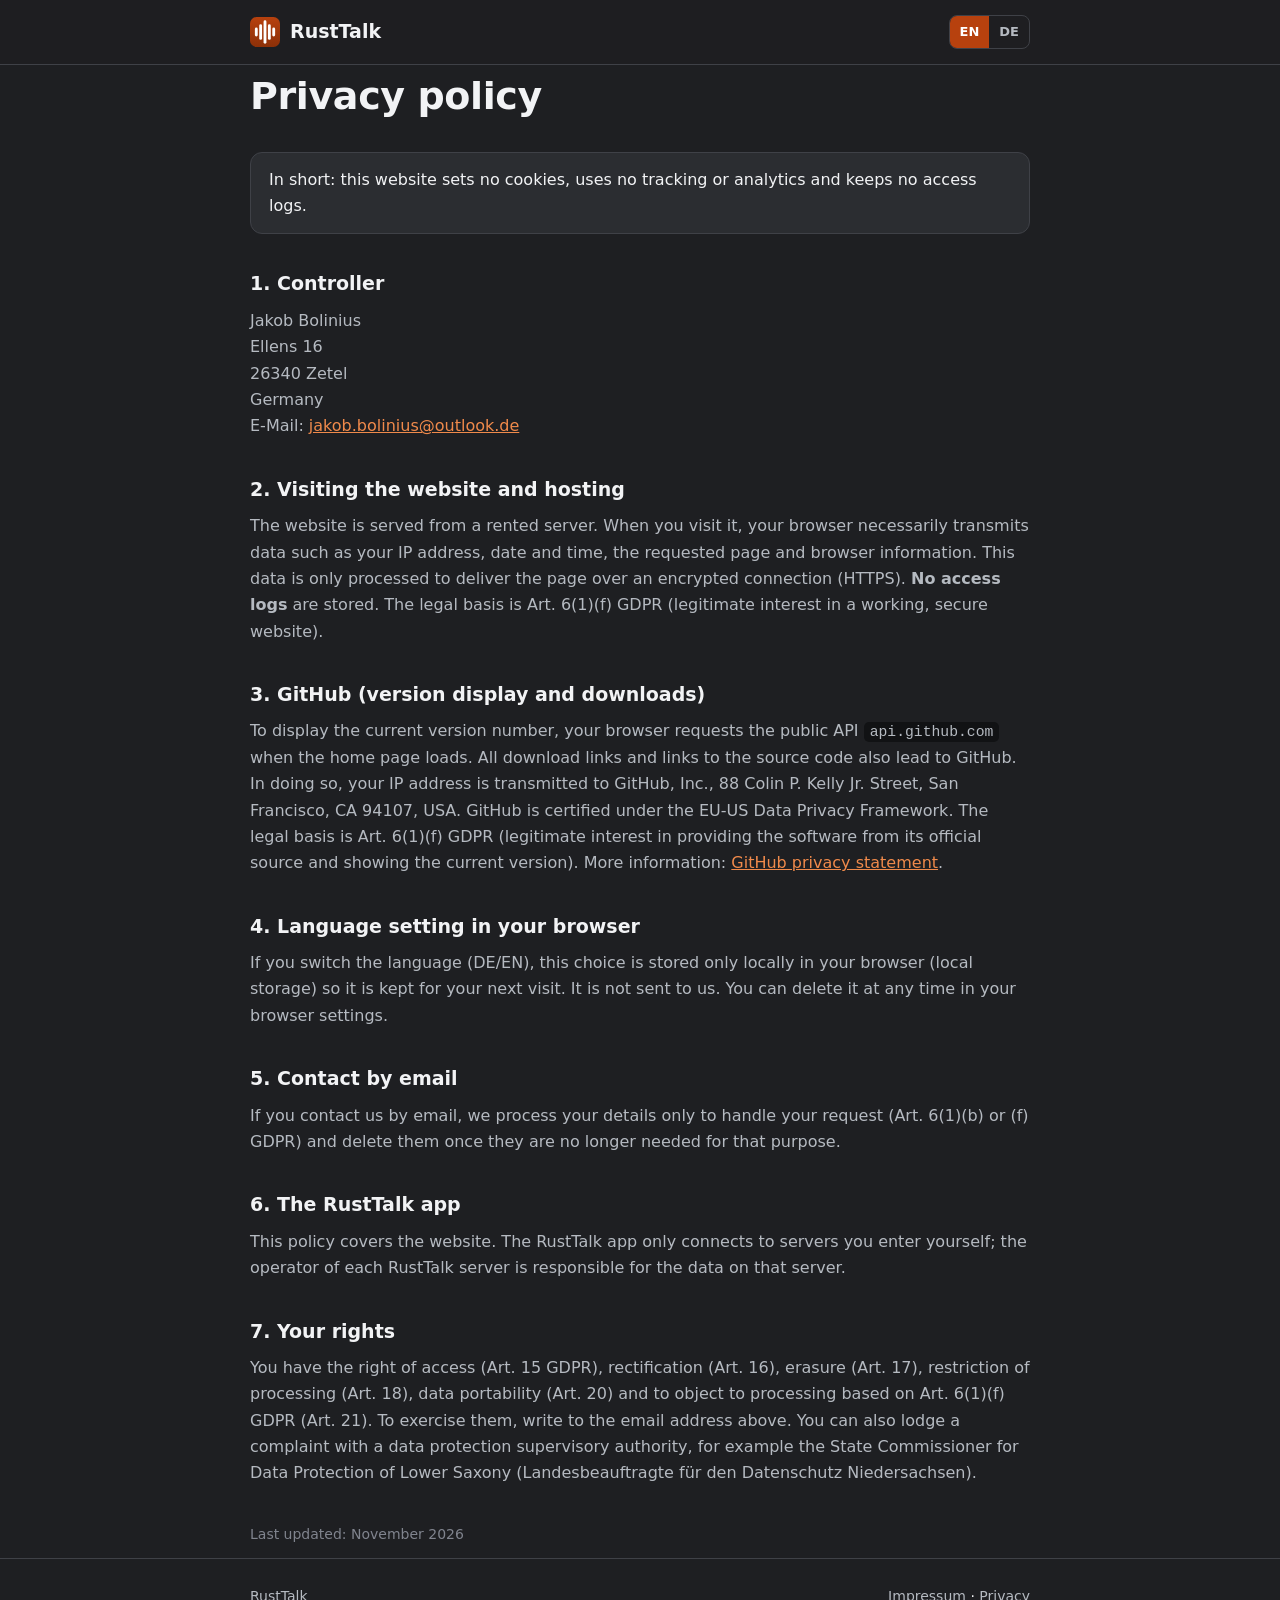
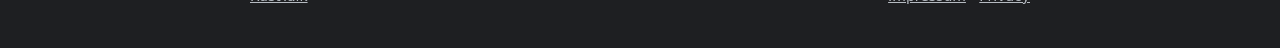
<file: website/datenschutz.html>
<!doctype html>
<html lang="de">
<head>
<meta charset="utf-8">
<meta name="viewport" content="width=device-width, initial-scale=1">
<title>Datenschutz – RustTalk</title>
<meta name="robots" content="noindex">
<link rel="icon" href="favicon.svg?v=rust" type="image/svg+xml">
<link rel="apple-touch-icon" href="img/apple-touch-icon.png?v=rust">
<link rel="stylesheet" href="legal.css">
</head>
<body>
<nav><div class="wrap">
  <a class="brand" href="./"><img src="favicon.svg?v=rust" alt="" width="30" height="30">RustTalk</a>
  <div class="lang" role="group" aria-label="Language"><button type="button" data-set="en">EN</button><button type="button" data-set="de">DE</button></div>
</div></nav>

<main class="wrap">
  <h1 data-l="de">Datenschutzerklärung</h1>
  <h1 data-l="en">Privacy policy</h1>
  <p class="note" data-l="de">Kurz gesagt: Diese Website setzt keine Cookies, nutzt kein Tracking und keine Analyse-Tools und speichert keine Zugriffsprotokolle.</p>
  <p class="note" data-l="en">In short: this website sets no cookies, uses no tracking or analytics and keeps no access logs.</p>

  <h2 data-l="de">1. Verantwortlicher</h2>
  <h2 data-l="en">1. Controller</h2>
  <p>Jakob Bolinius<br>Ellens 16<br>26340 Zetel<br><span data-l="de">Deutschland</span><span data-l="en">Germany</span><br>E-Mail: <a href="mailto:jakob.bolinius@outlook.de">jakob.bolinius@outlook.de</a></p>

  <h2 data-l="de">2. Aufruf der Website und Hosting</h2>
  <h2 data-l="en">2. Visiting the website and hosting</h2>
  <p data-l="de">Die Website wird auf einem angemieteten Server ausgeliefert. Beim Aufruf überträgt Ihr Browser technisch notwendig Daten wie Ihre IP-Adresse, Datum und Uhrzeit, die aufgerufene Seite und Browser-Informationen. Diese Daten werden nur verarbeitet, um die Seite auszuliefern und über eine verschlüsselte Verbindung (HTTPS) bereitzustellen. Es werden <strong>keine Zugriffsprotokolle</strong> gespeichert. Rechtsgrundlage ist Art. 6 Abs. 1 lit. f DSGVO (berechtigtes Interesse an einer funktionierenden, sicheren Website).</p>
  <p data-l="en">The website is served from a rented server. When you visit it, your browser necessarily transmits data such as your IP address, date and time, the requested page and browser information. This data is only processed to deliver the page over an encrypted connection (HTTPS). <strong>No access logs</strong> are stored. The legal basis is Art. 6(1)(f) GDPR (legitimate interest in a working, secure website).</p>

  <h2 data-l="de">3. GitHub (Versionsanzeige und Downloads)</h2>
  <h2 data-l="en">3. GitHub (version display and downloads)</h2>
  <p data-l="de">Um die aktuelle Versionsnummer anzuzeigen, ruft Ihr Browser beim Laden der Startseite die öffentliche Schnittstelle <code>api.github.com</code> ab. Alle Download-Links und Links zum Quellcode führen ebenfalls zu GitHub. Dabei wird Ihre IP-Adresse an GitHub, Inc., 88 Colin P. Kelly Jr. Street, San Francisco, CA 94107, USA übermittelt. GitHub ist unter dem EU-US Data Privacy Framework zertifiziert. Rechtsgrundlage ist Art. 6 Abs. 1 lit. f DSGVO (berechtigtes Interesse, Software aus der offiziellen Quelle bereitzustellen und die aktuelle Version anzuzeigen). Weitere Informationen: <a href="https://docs.github.com/en/site-policy/privacy-policies/github-general-privacy-statement" rel="noopener">Datenschutzerklärung von GitHub</a>.</p>
  <p data-l="en">To display the current version number, your browser requests the public API <code>api.github.com</code> when the home page loads. All download links and links to the source code also lead to GitHub. In doing so, your IP address is transmitted to GitHub, Inc., 88 Colin P. Kelly Jr. Street, San Francisco, CA 94107, USA. GitHub is certified under the EU-US Data Privacy Framework. The legal basis is Art. 6(1)(f) GDPR (legitimate interest in providing the software from its official source and showing the current version). More information: <a href="https://docs.github.com/en/site-policy/privacy-policies/github-general-privacy-statement" rel="noopener">GitHub privacy statement</a>.</p>

  <h2 data-l="de">4. Spracheinstellung im Browser</h2>
  <h2 data-l="en">4. Language setting in your browser</h2>
  <p data-l="de">Wenn Sie die Sprache (DE/EN) umschalten, wird diese Auswahl nur lokal in Ihrem Browser (Local Storage) gespeichert, damit sie beim nächsten Besuch erhalten bleibt. Sie wird nicht an uns übertragen. Sie können sie jederzeit über die Browsereinstellungen löschen.</p>
  <p data-l="en">If you switch the language (DE/EN), this choice is stored only locally in your browser (local storage) so it is kept for your next visit. It is not sent to us. You can delete it at any time in your browser settings.</p>

  <h2 data-l="de">5. E-Mail-Kontakt</h2>
  <h2 data-l="en">5. Contact by email</h2>
  <p data-l="de">Wenn Sie uns per E-Mail kontaktieren, verarbeiten wir Ihre Angaben nur zur Bearbeitung Ihrer Anfrage (Art. 6 Abs. 1 lit. b bzw. f DSGVO) und löschen sie, sobald sie dafür nicht mehr benötigt werden.</p>
  <p data-l="en">If you contact us by email, we process your details only to handle your request (Art. 6(1)(b) or (f) GDPR) and delete them once they are no longer needed for that purpose.</p>

  <h2 data-l="de">6. Die RustTalk-App</h2>
  <h2 data-l="en">6. The RustTalk app</h2>
  <p data-l="de">Diese Erklärung gilt für die Website. Die RustTalk-App verbindet sich nur mit den Servern, die Sie selbst eintragen; für die Daten auf einem RustTalk-Server ist dessen jeweiliger Betreiber verantwortlich.</p>
  <p data-l="en">This policy covers the website. The RustTalk app only connects to servers you enter yourself; the operator of each RustTalk server is responsible for the data on that server.</p>

  <h2 data-l="de">7. Ihre Rechte</h2>
  <h2 data-l="en">7. Your rights</h2>
  <p data-l="de">Sie haben das Recht auf Auskunft (Art. 15 DSGVO), Berichtigung (Art. 16), Löschung (Art. 17), Einschränkung der Verarbeitung (Art. 18), Datenübertragbarkeit (Art. 20) und Widerspruch gegen Verarbeitungen auf Grundlage von Art. 6 Abs. 1 lit. f DSGVO (Art. 21). Wenden Sie sich dazu an die oben genannte E-Mail-Adresse. Außerdem können Sie sich bei einer Datenschutz-Aufsichtsbehörde beschweren, zum Beispiel bei der Landesbeauftragten für den Datenschutz Niedersachsen.</p>
  <p data-l="en">You have the right of access (Art. 15 GDPR), rectification (Art. 16), erasure (Art. 17), restriction of processing (Art. 18), data portability (Art. 20) and to object to processing based on Art. 6(1)(f) GDPR (Art. 21). To exercise them, write to the email address above. You can also lodge a complaint with a data protection supervisory authority, for example the State Commissioner for Data Protection of Lower Saxony (Landesbeauftragte für den Datenschutz Niedersachsen).</p>

  <p class="small" data-l="de">Stand: November 2026</p>
  <p class="small" data-l="en">Last updated: November 2026</p>
</main>

<footer><div class="wrap">
  <a href="./">RustTalk</a>
  <span><a href="impressum.html">Impressum</a> · <a href="datenschutz.html"><span data-l="de">Datenschutz</span><span data-l="en">Privacy</span></a></span>
</div></footer>
<script src="lang.js"></script>
</body>
</html>
</file>
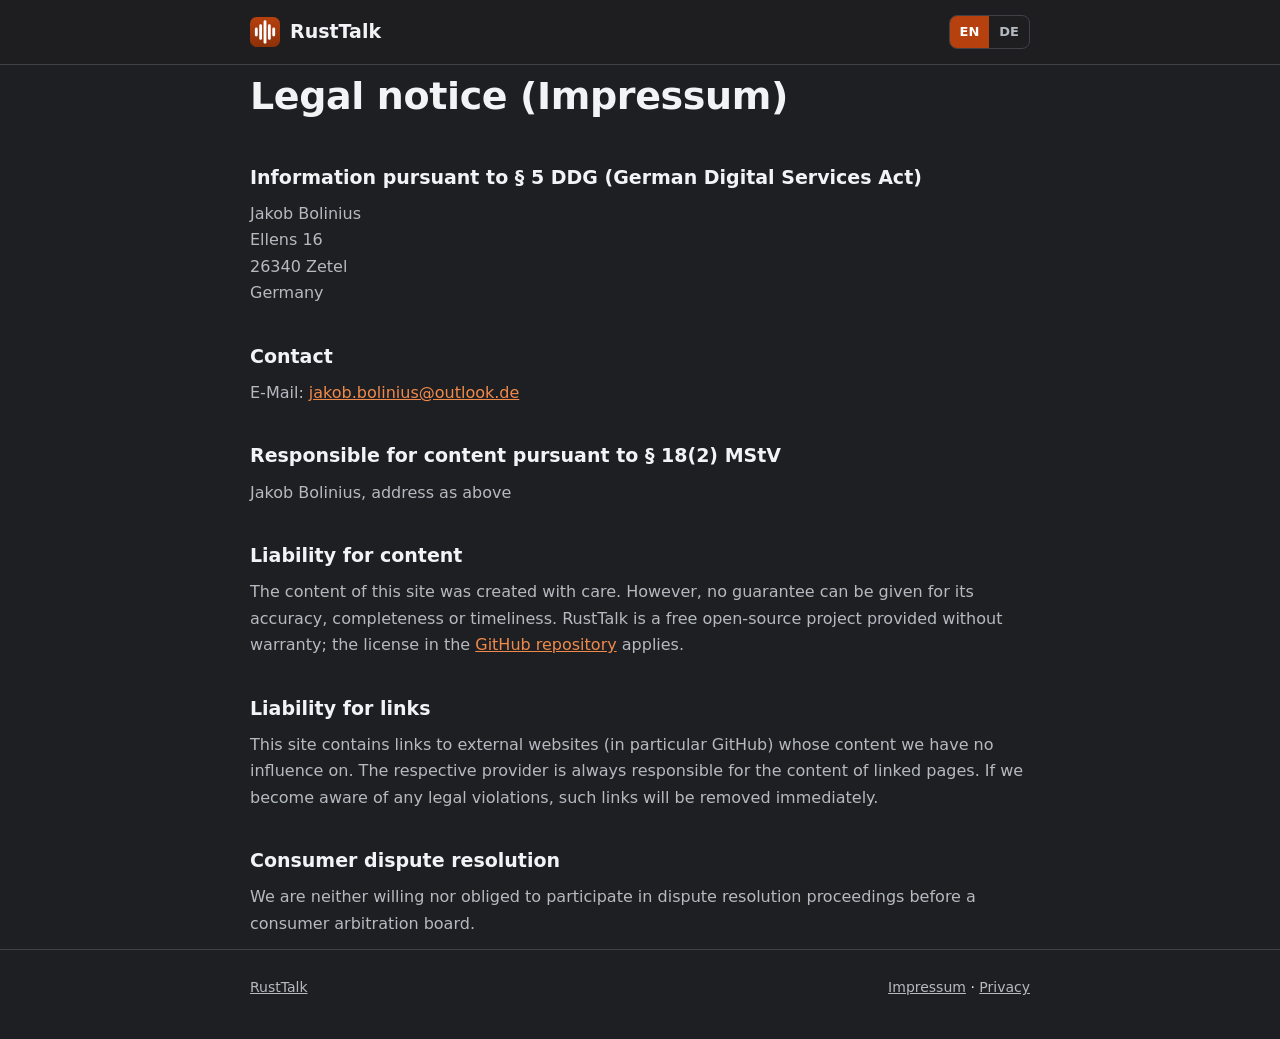
<file: website/impressum.html>
<!doctype html>
<html lang="de">
<head>
<meta charset="utf-8">
<meta name="viewport" content="width=device-width, initial-scale=1">
<title>Impressum – RustTalk</title>
<meta name="robots" content="noindex">
<link rel="icon" href="favicon.svg?v=rust" type="image/svg+xml">
<link rel="apple-touch-icon" href="img/apple-touch-icon.png?v=rust">
<link rel="stylesheet" href="legal.css">
</head>
<body>
<nav><div class="wrap">
  <a class="brand" href="./"><img src="favicon.svg?v=rust" alt="" width="30" height="30">RustTalk</a>
  <div class="lang" role="group" aria-label="Language"><button type="button" data-set="en">EN</button><button type="button" data-set="de">DE</button></div>
</div></nav>

<main class="wrap">
  <h1 data-l="de">Impressum</h1>
  <h1 data-l="en">Legal notice (Impressum)</h1>

  <h2 data-l="de">Angaben gemäß § 5 DDG</h2>
  <h2 data-l="en">Information pursuant to § 5 DDG (German Digital Services Act)</h2>
  <p>Jakob Bolinius<br>Ellens 16<br>26340 Zetel<br><span data-l="de">Deutschland</span><span data-l="en">Germany</span></p>

  <h2 data-l="de">Kontakt</h2>
  <h2 data-l="en">Contact</h2>
  <p>E-Mail: <a href="mailto:jakob.bolinius@outlook.de">jakob.bolinius@outlook.de</a></p>

  <h2 data-l="de">Verantwortlich für den Inhalt nach § 18 Abs. 2 MStV</h2>
  <h2 data-l="en">Responsible for content pursuant to § 18(2) MStV</h2>
  <p>Jakob Bolinius, <span data-l="de">Anschrift wie oben</span><span data-l="en">address as above</span></p>

  <h2 data-l="de">Haftung für Inhalte</h2>
  <h2 data-l="en">Liability for content</h2>
  <p data-l="de">Die Inhalte dieser Seite wurden mit Sorgfalt erstellt. Für die Richtigkeit, Vollständigkeit und Aktualität der Inhalte kann jedoch keine Gewähr übernommen werden. RustTalk ist ein kostenloses Open-Source-Projekt und wird ohne Gewährleistung bereitgestellt; es gilt die Lizenz im <a href="https://github.com/rusttalkcrew/RustTalk" rel="noopener">GitHub-Repository</a>.</p>
  <p data-l="en">The content of this site was created with care. However, no guarantee can be given for its accuracy, completeness or timeliness. RustTalk is a free open-source project provided without warranty; the license in the <a href="https://github.com/rusttalkcrew/RustTalk" rel="noopener">GitHub repository</a> applies.</p>

  <h2 data-l="de">Haftung für Links</h2>
  <h2 data-l="en">Liability for links</h2>
  <p data-l="de">Diese Seite enthält Links zu externen Websites (insbesondere GitHub), auf deren Inhalte wir keinen Einfluss haben. Für die Inhalte der verlinkten Seiten ist stets der jeweilige Anbieter verantwortlich. Bei Bekanntwerden von Rechtsverletzungen werden derartige Links umgehend entfernt.</p>
  <p data-l="en">This site contains links to external websites (in particular GitHub) whose content we have no influence on. The respective provider is always responsible for the content of linked pages. If we become aware of any legal violations, such links will be removed immediately.</p>

  <h2 data-l="de">Verbraucherstreitbeilegung</h2>
  <h2 data-l="en">Consumer dispute resolution</h2>
  <p data-l="de">Wir sind nicht bereit und nicht verpflichtet, an Streitbeilegungsverfahren vor einer Verbraucherschlichtungsstelle teilzunehmen.</p>
  <p data-l="en">We are neither willing nor obliged to participate in dispute resolution proceedings before a consumer arbitration board.</p>
</main>

<footer><div class="wrap">
  <a href="./">RustTalk</a>
  <span><a href="impressum.html">Impressum</a> · <a href="datenschutz.html"><span data-l="de">Datenschutz</span><span data-l="en">Privacy</span></a></span>
</div></footer>
<script src="lang.js"></script>
</body>
</html>
</file>
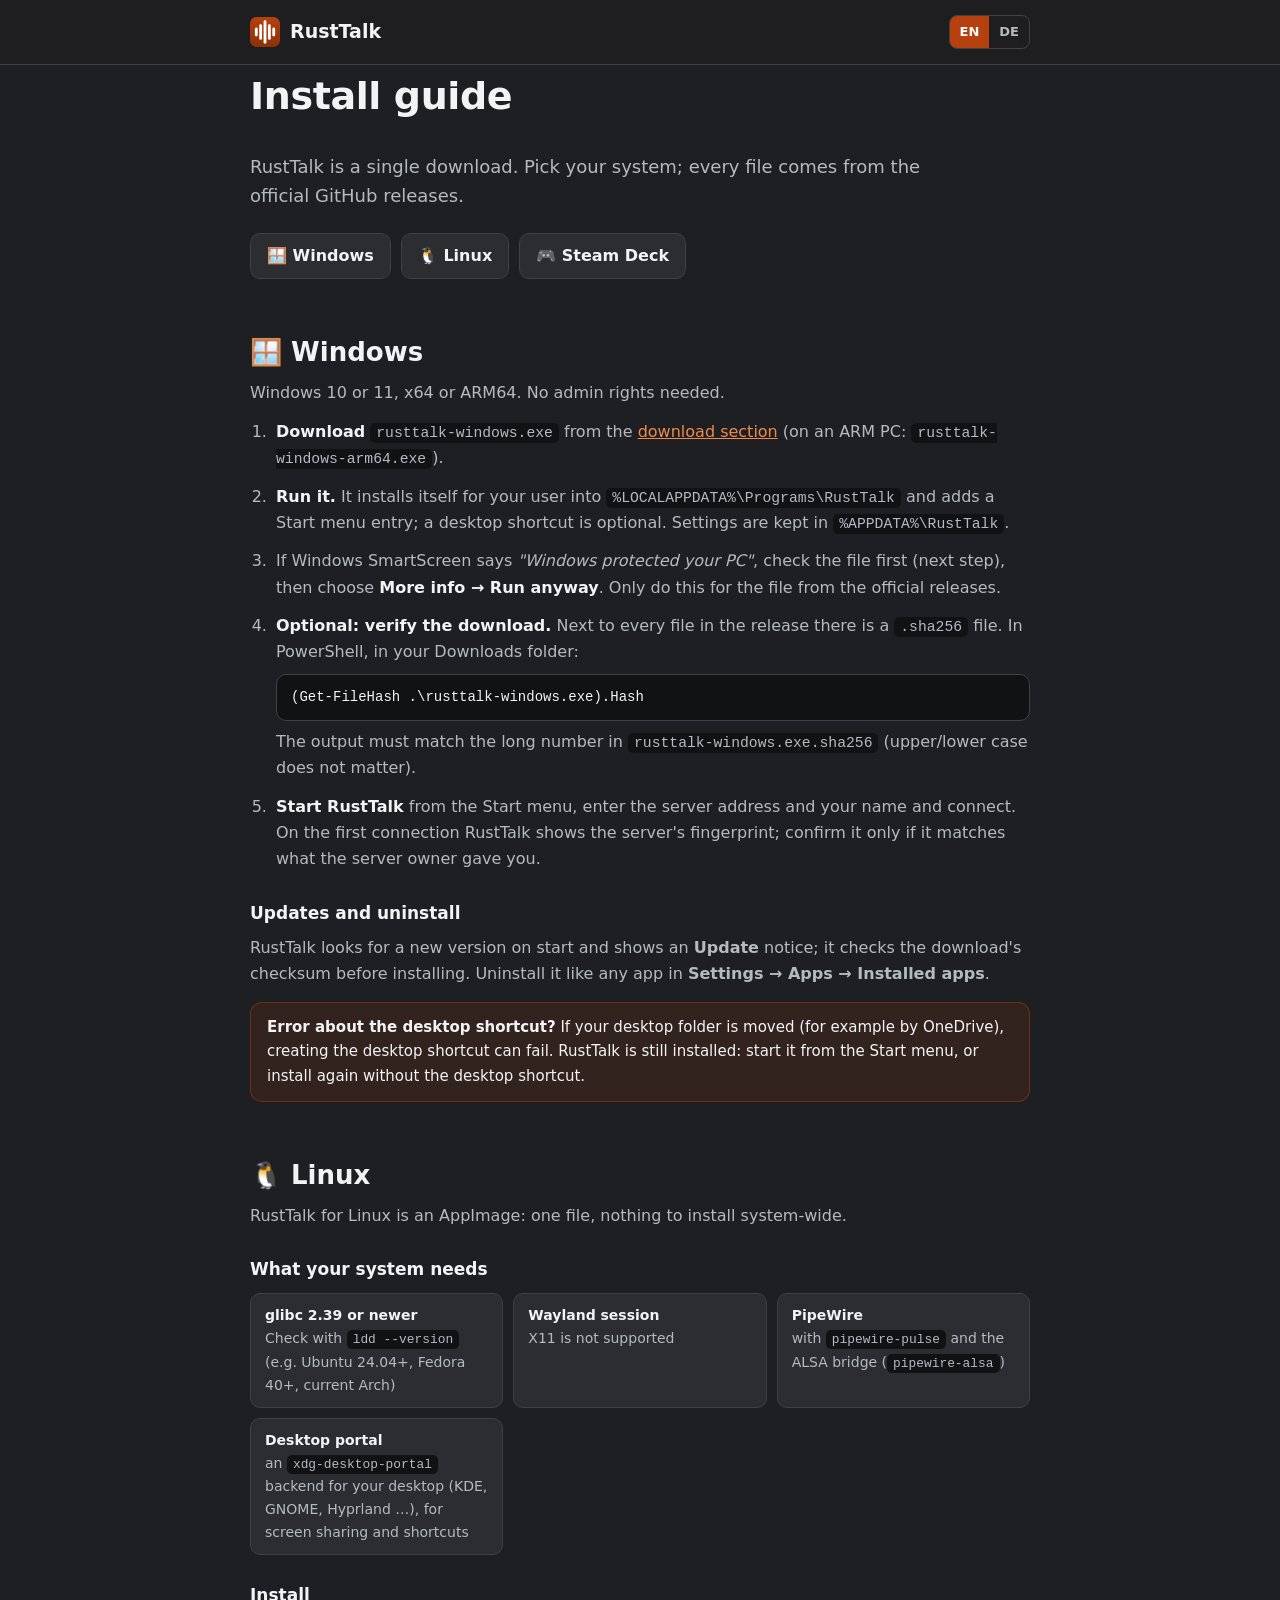
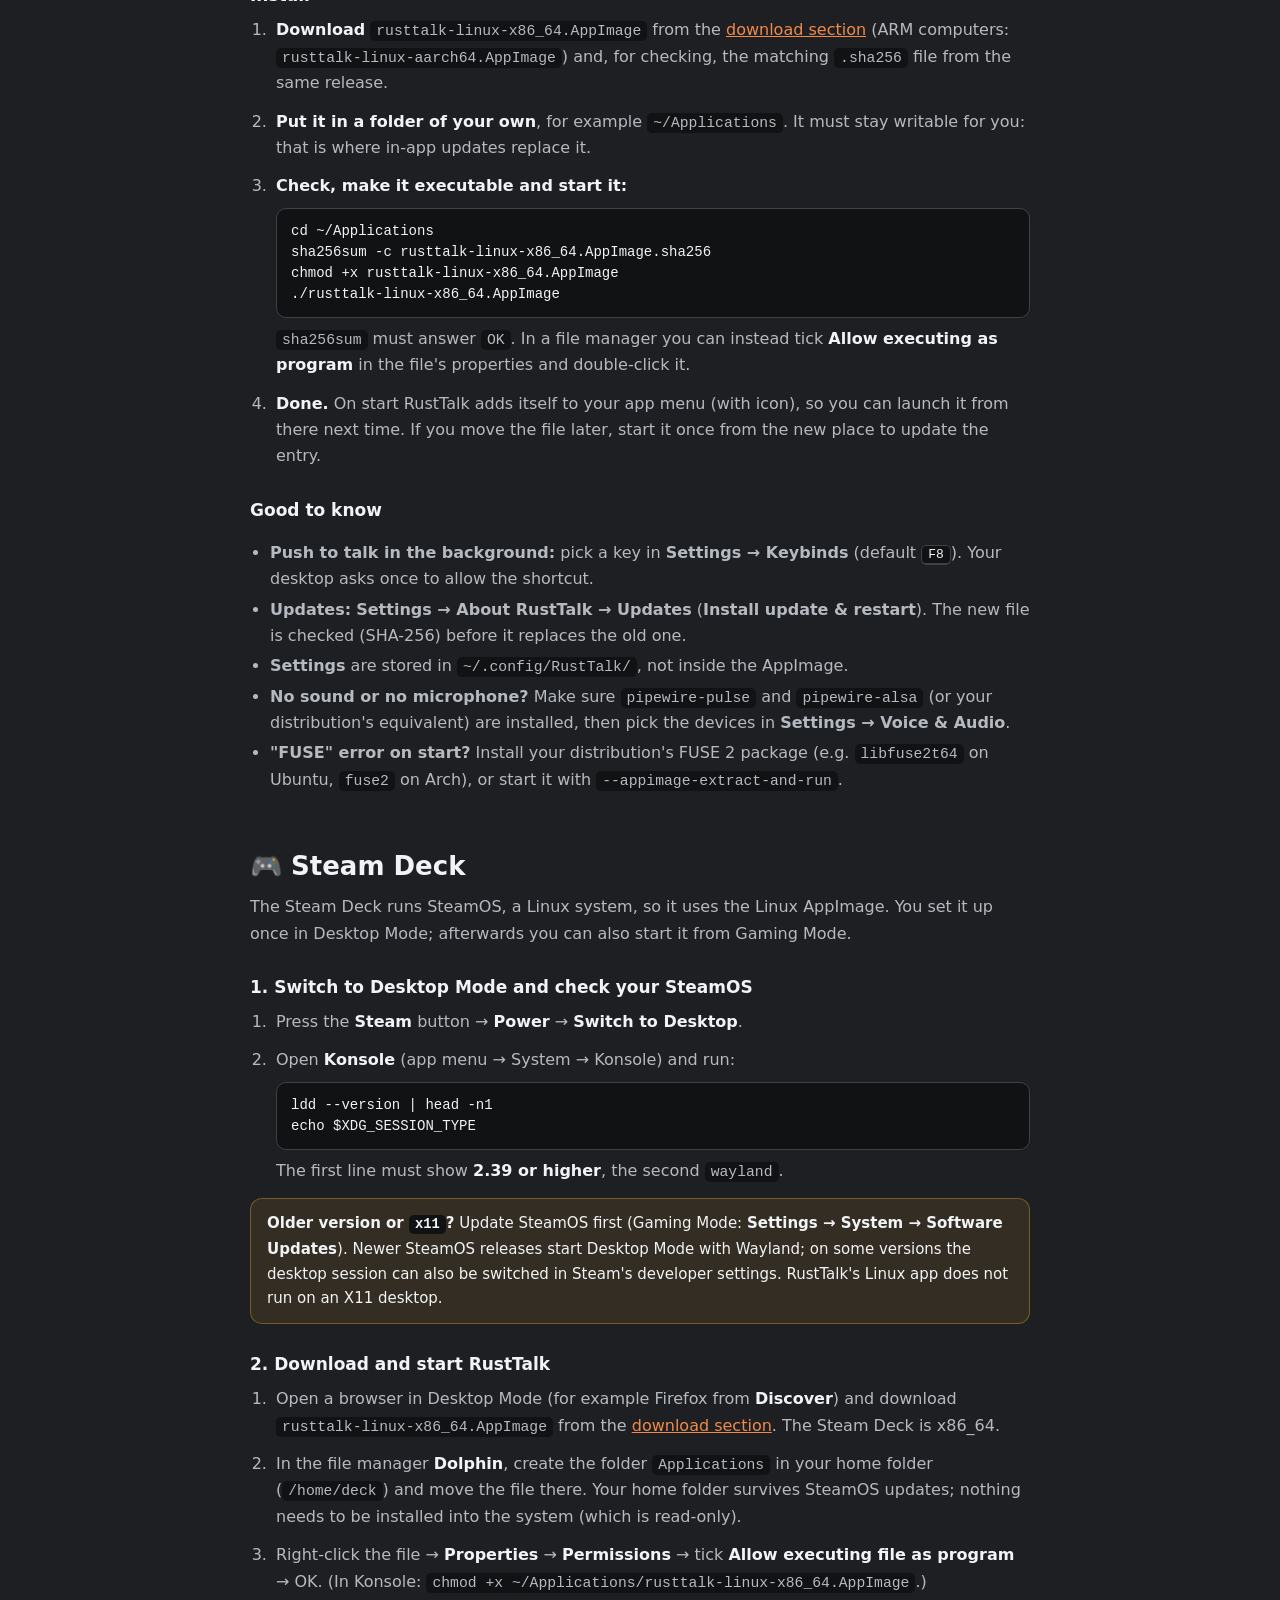
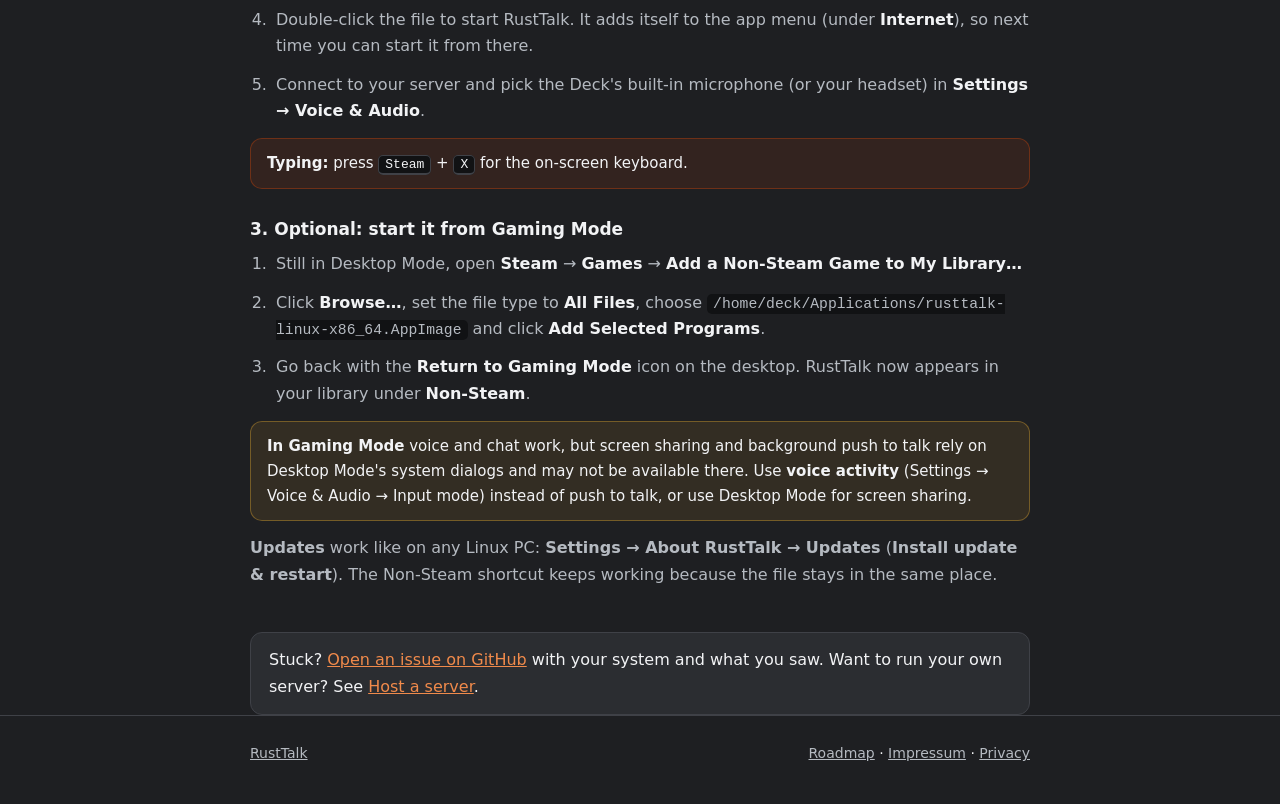
<file: website/install.html>
<!doctype html>
<html lang="en">
<head>
<meta charset="utf-8">
<meta name="viewport" content="width=device-width, initial-scale=1">
<title>Install guide – RustTalk</title>
<meta name="description" content="Step-by-step: install RustTalk on Windows, Linux and the Steam Deck.">
<link rel="icon" href="favicon.svg?v=rust" type="image/svg+xml">
<link rel="apple-touch-icon" href="img/apple-touch-icon.png?v=rust">
<link rel="stylesheet" href="legal.css">
<style>
.lead{font-size:18px;color:var(--muted);max-width:680px;margin:0 0 22px}
.jump{display:flex;flex-wrap:wrap;gap:10px;margin:0 0 8px}
.jump a{display:inline-flex;align-items:center;gap:8px;padding:9px 16px;border-radius:10px;border:1px solid var(--line);background:var(--bg2);color:var(--text);text-decoration:none;font-weight:600}
.jump a:hover{border-color:var(--accent)}
section{margin-top:52px;scroll-margin-top:16px}
section>h2{font-size:26px;margin:0 0 6px}
h3{font-size:17px;margin:26px 0 8px;color:var(--text)}
ol.steps{margin:0;padding-left:22px;color:var(--muted)}
ol.steps>li{margin:0 0 12px;padding-left:4px}
ol.steps>li b{color:var(--text)}
ul{color:var(--muted);padding-left:20px}
li{margin:4px 0}
pre{background:#111214;border:1px solid var(--line);border-radius:10px;padding:12px 14px;overflow-x:auto;margin:8px 0;font:14px/1.5 ui-monospace,"Cascadia Code",Consolas,monospace;color:var(--text)}
pre code{background:none;padding:0;font-size:inherit}
.tip,.warn{border-radius:12px;padding:12px 16px;margin:14px 0;font-size:15px;color:var(--text)}
.tip{background:color-mix(in srgb,var(--accent) 14%,transparent);border:1px solid color-mix(in srgb,var(--accent) 45%,transparent)}
.warn{background:rgba(240,178,50,.10);border:1px solid rgba(240,178,50,.35)}
.tip p,.warn p{color:var(--text);margin:0}
.req{display:grid;grid-template-columns:repeat(auto-fill,minmax(220px,1fr));gap:10px;margin:10px 0 4px}
.req div{background:var(--bg2);border:1px solid var(--line);border-radius:10px;padding:10px 14px;font-size:14px;color:var(--muted)}
.req b{display:block;color:var(--text);font-size:14px}
kbd{font:13px ui-monospace,Consolas,monospace;background:#111214;border:1px solid var(--line);border-bottom-width:2px;border-radius:5px;padding:1px 6px;color:var(--text)}
.back{margin-top:44px}
@media(max-width:560px){section>h2{font-size:22px}}
</style>
</head>
<body>
<nav><div class="wrap">
  <a class="brand" href="./"><img src="favicon.svg?v=rust" alt="" width="30" height="30">RustTalk</a>
  <div class="lang" role="group" aria-label="Language"><button type="button" data-set="en">EN</button><button type="button" data-set="de">DE</button></div>
</div></nav>

<main class="wrap">
  <h1 data-l="en">Install guide</h1>
  <h1 data-l="de">Installationsanleitung</h1>
  <p class="lead" data-l="en">RustTalk is a single download. Pick your system; every file comes from the official GitHub releases.</p>
  <p class="lead" data-l="de">RustTalk ist ein einzelner Download. Wähle dein System; alle Dateien kommen aus den offiziellen GitHub-Releases.</p>
  <div class="jump">
    <a href="#windows">🪟 Windows</a>
    <a href="#linux">🐧 Linux</a>
    <a href="#steamdeck">🎮 Steam Deck</a>
  </div>

  <!-- ===================== Windows ===================== -->
  <section id="windows">
    <h2>🪟 Windows</h2>
    <p data-l="en">Windows 10 or 11, x64 or ARM64. No admin rights needed.</p>
    <p data-l="de">Windows 10 oder 11, x64 oder ARM64. Keine Adminrechte nötig.</p>

    <ol class="steps" data-l="en">
      <li><b>Download</b> <code>rusttalk-windows.exe</code> from the <a href="./#download">download section</a> (on an ARM PC: <code>rusttalk-windows-arm64.exe</code>).</li>
      <li><b>Run it.</b> It installs itself for your user into <code>%LOCALAPPDATA%\Programs\RustTalk</code> and adds a Start menu entry; a desktop shortcut is optional. Settings are kept in <code>%APPDATA%\RustTalk</code>.</li>
      <li>If Windows SmartScreen says <i>"Windows protected your PC"</i>, check the file first (next step), then choose <b>More info → Run anyway</b>. Only do this for the file from the official releases.</li>
      <li><b>Optional: verify the download.</b> Next to every file in the release there is a <code>.sha256</code> file. In PowerShell, in your Downloads folder:
<pre><code>(Get-FileHash .\rusttalk-windows.exe).Hash</code></pre>
      The output must match the long number in <code>rusttalk-windows.exe.sha256</code> (upper/lower case does not matter).</li>
      <li><b>Start RustTalk</b> from the Start menu, enter the server address and your name and connect. On the first connection RustTalk shows the server's fingerprint; confirm it only if it matches what the server owner gave you.</li>
    </ol>
    <ol class="steps" data-l="de">
      <li><b>Lade</b> <code>rusttalk-windows.exe</code> im <a href="./#download">Download-Bereich</a> herunter (auf einem ARM-PC: <code>rusttalk-windows-arm64.exe</code>).</li>
      <li><b>Starte die Datei.</b> Sie installiert sich für deinen Benutzer nach <code>%LOCALAPPDATA%\Programs\RustTalk</code> und legt einen Eintrag im Startmenü an; eine Desktop-Verknüpfung ist optional. Die Einstellungen liegen in <code>%APPDATA%\RustTalk</code>.</li>
      <li>Meldet Windows SmartScreen <i>„Der Computer wurde durch Windows geschützt“</i>, prüfe zuerst die Datei (nächster Schritt) und wähle dann <b>Weitere Informationen → Trotzdem ausführen</b>. Mach das nur mit der Datei aus den offiziellen Releases.</li>
      <li><b>Optional: Download prüfen.</b> Neben jeder Datei im Release liegt eine <code>.sha256</code>-Datei. In der PowerShell, im Download-Ordner:
<pre><code>(Get-FileHash .\rusttalk-windows.exe).Hash</code></pre>
      Die Ausgabe muss mit der langen Zahl in <code>rusttalk-windows.exe.sha256</code> übereinstimmen (Groß-/Kleinschreibung egal).</li>
      <li><b>Starte RustTalk</b> über das Startmenü, gib Serveradresse und deinen Namen ein und verbinde dich. Bei der ersten Verbindung zeigt RustTalk den Fingerabdruck des Servers; bestätige ihn nur, wenn er mit dem übereinstimmt, den dir der Server-Betreiber gegeben hat.</li>
    </ol>

    <h3 data-l="en">Updates and uninstall</h3>
    <h3 data-l="de">Updates und Deinstallation</h3>
    <p data-l="en">RustTalk looks for a new version on start and shows an <b>Update</b> notice; it checks the download's checksum before installing. Uninstall it like any app in <b>Settings → Apps → Installed apps</b>.</p>
    <p data-l="de">RustTalk sucht beim Start nach einer neuen Version und zeigt dann einen <b>Update</b>-Hinweis; vor der Installation prüft es die Prüfsumme des Downloads. Deinstallieren kannst du es wie jede App unter <b>Einstellungen → Apps → Installierte Apps</b>.</p>
    <div class="tip" data-l="en"><p><b>Error about the desktop shortcut?</b> If your desktop folder is moved (for example by OneDrive), creating the desktop shortcut can fail. RustTalk is still installed: start it from the Start menu, or install again without the desktop shortcut.</p></div>
    <div class="tip" data-l="de"><p><b>Fehler bei der Desktop-Verknüpfung?</b> Ist dein Desktop-Ordner verschoben (zum Beispiel durch OneDrive), kann das Anlegen der Verknüpfung fehlschlagen. RustTalk ist trotzdem installiert: Starte es über das Startmenü oder installiere es erneut ohne Desktop-Verknüpfung.</p></div>
  </section>

  <!-- ===================== Linux ===================== -->
  <section id="linux">
    <h2>🐧 Linux</h2>
    <p data-l="en">RustTalk for Linux is an AppImage: one file, nothing to install system-wide.</p>
    <p data-l="de">RustTalk für Linux ist ein AppImage: eine Datei, nichts wird systemweit installiert.</p>

    <h3 data-l="en">What your system needs</h3>
    <h3 data-l="de">Was dein System braucht</h3>
    <div class="req" data-l="en">
      <div><b>glibc 2.39 or newer</b>Check with <code>ldd --version</code> (e.g. Ubuntu 24.04+, Fedora 40+, current Arch)</div>
      <div><b>Wayland session</b>X11 is not supported</div>
      <div><b>PipeWire</b>with <code>pipewire-pulse</code> and the ALSA bridge (<code>pipewire-alsa</code>)</div>
      <div><b>Desktop portal</b>an <code>xdg-desktop-portal</code> backend for your desktop (KDE, GNOME, Hyprland …), for screen sharing and shortcuts</div>
    </div>
    <div class="req" data-l="de">
      <div><b>glibc 2.39 oder neuer</b>Prüfen mit <code>ldd --version</code> (z. B. Ubuntu 24.04+, Fedora 40+, aktuelles Arch)</div>
      <div><b>Wayland-Sitzung</b>X11 wird nicht unterstützt</div>
      <div><b>PipeWire</b>mit <code>pipewire-pulse</code> und der ALSA-Brücke (<code>pipewire-alsa</code>)</div>
      <div><b>Desktop-Portal</b>ein <code>xdg-desktop-portal</code>-Backend für deinen Desktop (KDE, GNOME, Hyprland …), für Bildschirm teilen und Tastenkürzel</div>
    </div>

    <h3 data-l="en">Install</h3>
    <h3 data-l="de">Installieren</h3>
    <ol class="steps" data-l="en">
      <li><b>Download</b> <code>rusttalk-linux-x86_64.AppImage</code> from the <a href="./#download">download section</a> (ARM computers: <code>rusttalk-linux-aarch64.AppImage</code>) and, for checking, the matching <code>.sha256</code> file from the same release.</li>
      <li><b>Put it in a folder of your own</b>, for example <code>~/Applications</code>. It must stay writable for you: that is where in-app updates replace it.</li>
      <li><b>Check, make it executable and start it:</b>
<pre><code>cd ~/Applications
sha256sum -c rusttalk-linux-x86_64.AppImage.sha256
chmod +x rusttalk-linux-x86_64.AppImage
./rusttalk-linux-x86_64.AppImage</code></pre>
      <code>sha256sum</code> must answer <code>OK</code>. In a file manager you can instead tick <b>Allow executing as program</b> in the file's properties and double-click it.</li>
      <li><b>Done.</b> On start RustTalk adds itself to your app menu (with icon), so you can launch it from there next time. If you move the file later, start it once from the new place to update the entry.</li>
    </ol>
    <ol class="steps" data-l="de">
      <li><b>Lade</b> <code>rusttalk-linux-x86_64.AppImage</code> im <a href="./#download">Download-Bereich</a> herunter (ARM-Rechner: <code>rusttalk-linux-aarch64.AppImage</code>) und zum Prüfen die passende <code>.sha256</code>-Datei aus demselben Release.</li>
      <li><b>Lege die Datei in einen eigenen Ordner</b>, zum Beispiel <code>~/Applications</code>. Sie muss für dich beschreibbar bleiben: Dort ersetzt sie das In-App-Update.</li>
      <li><b>Prüfen, ausführbar machen und starten:</b>
<pre><code>cd ~/Applications
sha256sum -c rusttalk-linux-x86_64.AppImage.sha256
chmod +x rusttalk-linux-x86_64.AppImage
./rusttalk-linux-x86_64.AppImage</code></pre>
      <code>sha256sum</code> muss <code>OK</code> melden. Im Dateimanager kannst du stattdessen in den Eigenschaften der Datei <b>Als Programm ausführen erlauben</b> anhaken und sie doppelklicken.</li>
      <li><b>Fertig.</b> Beim Start trägt sich RustTalk ins App-Menü ein (mit Symbol), danach startest du es einfach von dort. Verschiebst du die Datei später, starte sie einmal vom neuen Ort, damit der Eintrag stimmt.</li>
    </ol>

    <h3 data-l="en">Good to know</h3>
    <h3 data-l="de">Gut zu wissen</h3>
    <ul data-l="en">
      <li><b>Push to talk in the background:</b> pick a key in <b>Settings → Keybinds</b> (default <kbd>F8</kbd>). Your desktop asks once to allow the shortcut.</li>
      <li><b>Updates:</b> <b>Settings → About RustTalk → Updates</b> (<b>Install update &amp; restart</b>). The new file is checked (SHA-256) before it replaces the old one.</li>
      <li><b>Settings</b> are stored in <code>~/.config/RustTalk/</code>, not inside the AppImage.</li>
      <li><b>No sound or no microphone?</b> Make sure <code>pipewire-pulse</code> and <code>pipewire-alsa</code> (or your distribution's equivalent) are installed, then pick the devices in <b>Settings → Voice &amp; Audio</b>.</li>
      <li><b>"FUSE" error on start?</b> Install your distribution's FUSE 2 package (e.g. <code>libfuse2t64</code> on Ubuntu, <code>fuse2</code> on Arch), or start it with <code>--appimage-extract-and-run</code>.</li>
    </ul>
    <ul data-l="de">
      <li><b>Push-to-Talk im Hintergrund:</b> wähle eine Taste unter <b>Settings → Keybinds</b> (Standard <kbd>F8</kbd>). Dein Desktop fragt einmal, ob das Kürzel erlaubt ist.</li>
      <li><b>Updates:</b> <b>Settings → About RustTalk → Updates</b> (<b>Install update &amp; restart</b>). Die neue Datei wird geprüft (SHA-256), bevor sie die alte ersetzt.</li>
      <li><b>Einstellungen</b> liegen in <code>~/.config/RustTalk/</code>, nicht im AppImage.</li>
      <li><b>Kein Ton oder kein Mikrofon?</b> Prüfe, dass <code>pipewire-pulse</code> und <code>pipewire-alsa</code> (oder das Gegenstück deiner Distribution) installiert sind, und wähle die Geräte unter <b>Settings → Voice &amp; Audio</b>.</li>
      <li><b>„FUSE“-Fehler beim Start?</b> Installiere das FUSE-2-Paket deiner Distribution (z. B. <code>libfuse2t64</code> unter Ubuntu, <code>fuse2</code> unter Arch) oder starte mit <code>--appimage-extract-and-run</code>.</li>
    </ul>
  </section>

  <!-- ===================== Steam Deck ===================== -->
  <section id="steamdeck">
    <h2>🎮 Steam Deck</h2>
    <p data-l="en">The Steam Deck runs SteamOS, a Linux system, so it uses the Linux AppImage. You set it up once in Desktop Mode; afterwards you can also start it from Gaming Mode.</p>
    <p data-l="de">Das Steam Deck läuft mit SteamOS, einem Linux-System, und nutzt deshalb das Linux-AppImage. Eingerichtet wird es einmal im Desktop-Modus; danach kannst du es auch aus dem Spielmodus starten.</p>

    <h3 data-l="en">1. Switch to Desktop Mode and check your SteamOS</h3>
    <h3 data-l="de">1. In den Desktop-Modus wechseln und SteamOS prüfen</h3>
    <ol class="steps" data-l="en">
      <li>Press the <b>Steam</b> button → <b>Power</b> → <b>Switch to Desktop</b>.</li>
      <li>Open <b>Konsole</b> (app menu → System → Konsole) and run:
<pre><code>ldd --version | head -n1
echo $XDG_SESSION_TYPE</code></pre>
      The first line must show <b>2.39 or higher</b>, the second <code>wayland</code>.</li>
    </ol>
    <ol class="steps" data-l="de">
      <li>Drücke die <b>Steam</b>-Taste → <b>Ein/Aus</b> → <b>Zum Desktop wechseln</b>.</li>
      <li>Öffne <b>Konsole</b> (App-Menü → System → Konsole) und gib ein:
<pre><code>ldd --version | head -n1
echo $XDG_SESSION_TYPE</code></pre>
      Die erste Zeile muss <b>2.39 oder höher</b> zeigen, die zweite <code>wayland</code>.</li>
    </ol>
    <div class="warn" data-l="en"><p><b>Older version or <code>x11</code>?</b> Update SteamOS first (Gaming Mode: <b>Settings → System → Software Updates</b>). Newer SteamOS releases start Desktop Mode with Wayland; on some versions the desktop session can also be switched in Steam's developer settings. RustTalk's Linux app does not run on an X11 desktop.</p></div>
    <div class="warn" data-l="de"><p><b>Ältere Version oder <code>x11</code>?</b> Aktualisiere zuerst SteamOS (Spielmodus: <b>Einstellungen → System → Software-Updates</b>). Neuere SteamOS-Versionen starten den Desktop-Modus mit Wayland; bei manchen Versionen lässt sich die Desktop-Sitzung auch in den Entwickler-Einstellungen von Steam umstellen. Auf einem X11-Desktop läuft die Linux-App von RustTalk nicht.</p></div>

    <h3 data-l="en">2. Download and start RustTalk</h3>
    <h3 data-l="de">2. RustTalk herunterladen und starten</h3>
    <ol class="steps" data-l="en">
      <li>Open a browser in Desktop Mode (for example Firefox from <b>Discover</b>) and download <code>rusttalk-linux-x86_64.AppImage</code> from the <a href="./#download">download section</a>. The Steam Deck is x86_64.</li>
      <li>In the file manager <b>Dolphin</b>, create the folder <code>Applications</code> in your home folder (<code>/home/deck</code>) and move the file there. Your home folder survives SteamOS updates; nothing needs to be installed into the system (which is read-only).</li>
      <li>Right-click the file → <b>Properties</b> → <b>Permissions</b> → tick <b>Allow executing file as program</b> → OK. (In Konsole: <code>chmod +x ~/Applications/rusttalk-linux-x86_64.AppImage</code>.)</li>
      <li>Double-click the file to start RustTalk. It adds itself to the app menu (under <b>Internet</b>), so next time you can start it from there.</li>
      <li>Connect to your server and pick the Deck's built-in microphone (or your headset) in <b>Settings → Voice &amp; Audio</b>.</li>
    </ol>
    <ol class="steps" data-l="de">
      <li>Öffne im Desktop-Modus einen Browser (zum Beispiel Firefox aus <b>Discover</b>) und lade <code>rusttalk-linux-x86_64.AppImage</code> im <a href="./#download">Download-Bereich</a> herunter. Das Steam Deck ist x86_64.</li>
      <li>Lege im Dateimanager <b>Dolphin</b> in deinem Home-Ordner (<code>/home/deck</code>) den Ordner <code>Applications</code> an und verschiebe die Datei dorthin. Der Home-Ordner übersteht SteamOS-Updates; ins System (das schreibgeschützt ist) muss nichts installiert werden.</li>
      <li>Rechtsklick auf die Datei → <b>Eigenschaften</b> → <b>Berechtigungen</b> → <b>Datei als Programm ausführen</b> anhaken → OK. (In der Konsole: <code>chmod +x ~/Applications/rusttalk-linux-x86_64.AppImage</code>.)</li>
      <li>Doppelklick auf die Datei startet RustTalk. Es trägt sich ins App-Menü ein (unter <b>Internet</b>), danach startest du es von dort.</li>
      <li>Verbinde dich mit deinem Server und wähle unter <b>Settings → Voice &amp; Audio</b> das eingebaute Mikrofon des Decks (oder dein Headset).</li>
    </ol>
    <div class="tip" data-l="en"><p><b>Typing:</b> press <kbd>Steam</kbd> + <kbd>X</kbd> for the on-screen keyboard.</p></div>
    <div class="tip" data-l="de"><p><b>Tippen:</b> <kbd>Steam</kbd> + <kbd>X</kbd> öffnet die Bildschirmtastatur.</p></div>

    <h3 data-l="en">3. Optional: start it from Gaming Mode</h3>
    <h3 data-l="de">3. Optional: aus dem Spielmodus starten</h3>
    <ol class="steps" data-l="en">
      <li>Still in Desktop Mode, open <b>Steam</b> → <b>Games</b> → <b>Add a Non-Steam Game to My Library…</b></li>
      <li>Click <b>Browse…</b>, set the file type to <b>All Files</b>, choose <code>/home/deck/Applications/rusttalk-linux-x86_64.AppImage</code> and click <b>Add Selected Programs</b>.</li>
      <li>Go back with the <b>Return to Gaming Mode</b> icon on the desktop. RustTalk now appears in your library under <b>Non-Steam</b>.</li>
    </ol>
    <ol class="steps" data-l="de">
      <li>Öffne noch im Desktop-Modus <b>Steam</b> → <b>Spiele</b> → <b>Ein Nicht-Steam-Spiel zu meiner Bibliothek hinzufügen…</b></li>
      <li>Klicke auf <b>Durchsuchen…</b>, stelle den Dateityp auf <b>Alle Dateien</b>, wähle <code>/home/deck/Applications/rusttalk-linux-x86_64.AppImage</code> und klicke auf <b>Ausgewählte Programme hinzufügen</b>.</li>
      <li>Zurück geht es über das Symbol <b>Zurück zum Spielmodus</b> auf dem Desktop. RustTalk steht jetzt in deiner Bibliothek unter <b>Nicht-Steam</b>.</li>
    </ol>
    <div class="warn" data-l="en"><p><b>In Gaming Mode</b> voice and chat work, but screen sharing and background push to talk rely on Desktop Mode's system dialogs and may not be available there. Use <b>voice activity</b> (Settings → Voice &amp; Audio → Input mode) instead of push to talk, or use Desktop Mode for screen sharing.</p></div>
    <div class="warn" data-l="de"><p><b>Im Spielmodus</b> funktionieren Sprache und Chat, aber Bildschirm teilen und Push-to-Talk im Hintergrund brauchen die Systemdialoge des Desktop-Modus und sind dort eventuell nicht verfügbar. Nutze stattdessen <b>Sprachaktivierung</b> (Settings → Voice &amp; Audio → Input mode) oder teile deinen Bildschirm im Desktop-Modus.</p></div>
    <p data-l="en"><b>Updates</b> work like on any Linux PC: <b>Settings → About RustTalk → Updates</b> (<b>Install update &amp; restart</b>). The Non-Steam shortcut keeps working because the file stays in the same place.</p>
    <p data-l="de"><b>Updates</b> funktionieren wie auf jedem Linux-PC: <b>Settings → About RustTalk → Updates</b> (<b>Install update &amp; restart</b>). Die Nicht-Steam-Verknüpfung funktioniert weiter, weil die Datei am selben Ort bleibt.</p>
  </section>

  <div class="note back" data-l="en">Stuck? <a href="https://github.com/rusttalkcrew/RustTalk/issues" rel="noopener">Open an issue on GitHub</a> with your system and what you saw. Want to run your own server? See <a href="./#server">Host a server</a>.</div>
  <div class="note back" data-l="de">Kommst du nicht weiter? <a href="https://github.com/rusttalkcrew/RustTalk/issues" rel="noopener">Eröffne ein Issue auf GitHub</a> mit deinem System und dem, was du gesehen hast. Eigenen Server betreiben? Siehe <a href="./#server">Server hosten</a>.</div>
</main>

<footer><div class="wrap">
  <a href="./">RustTalk</a>
  <span><a href="roadmap.html">Roadmap</a> · <a href="impressum.html">Impressum</a> · <a href="datenschutz.html"><span data-l="de">Datenschutz</span><span data-l="en">Privacy</span></a></span>
</div></footer>
<script src="lang.js"></script>
</body>
</html>
</file>
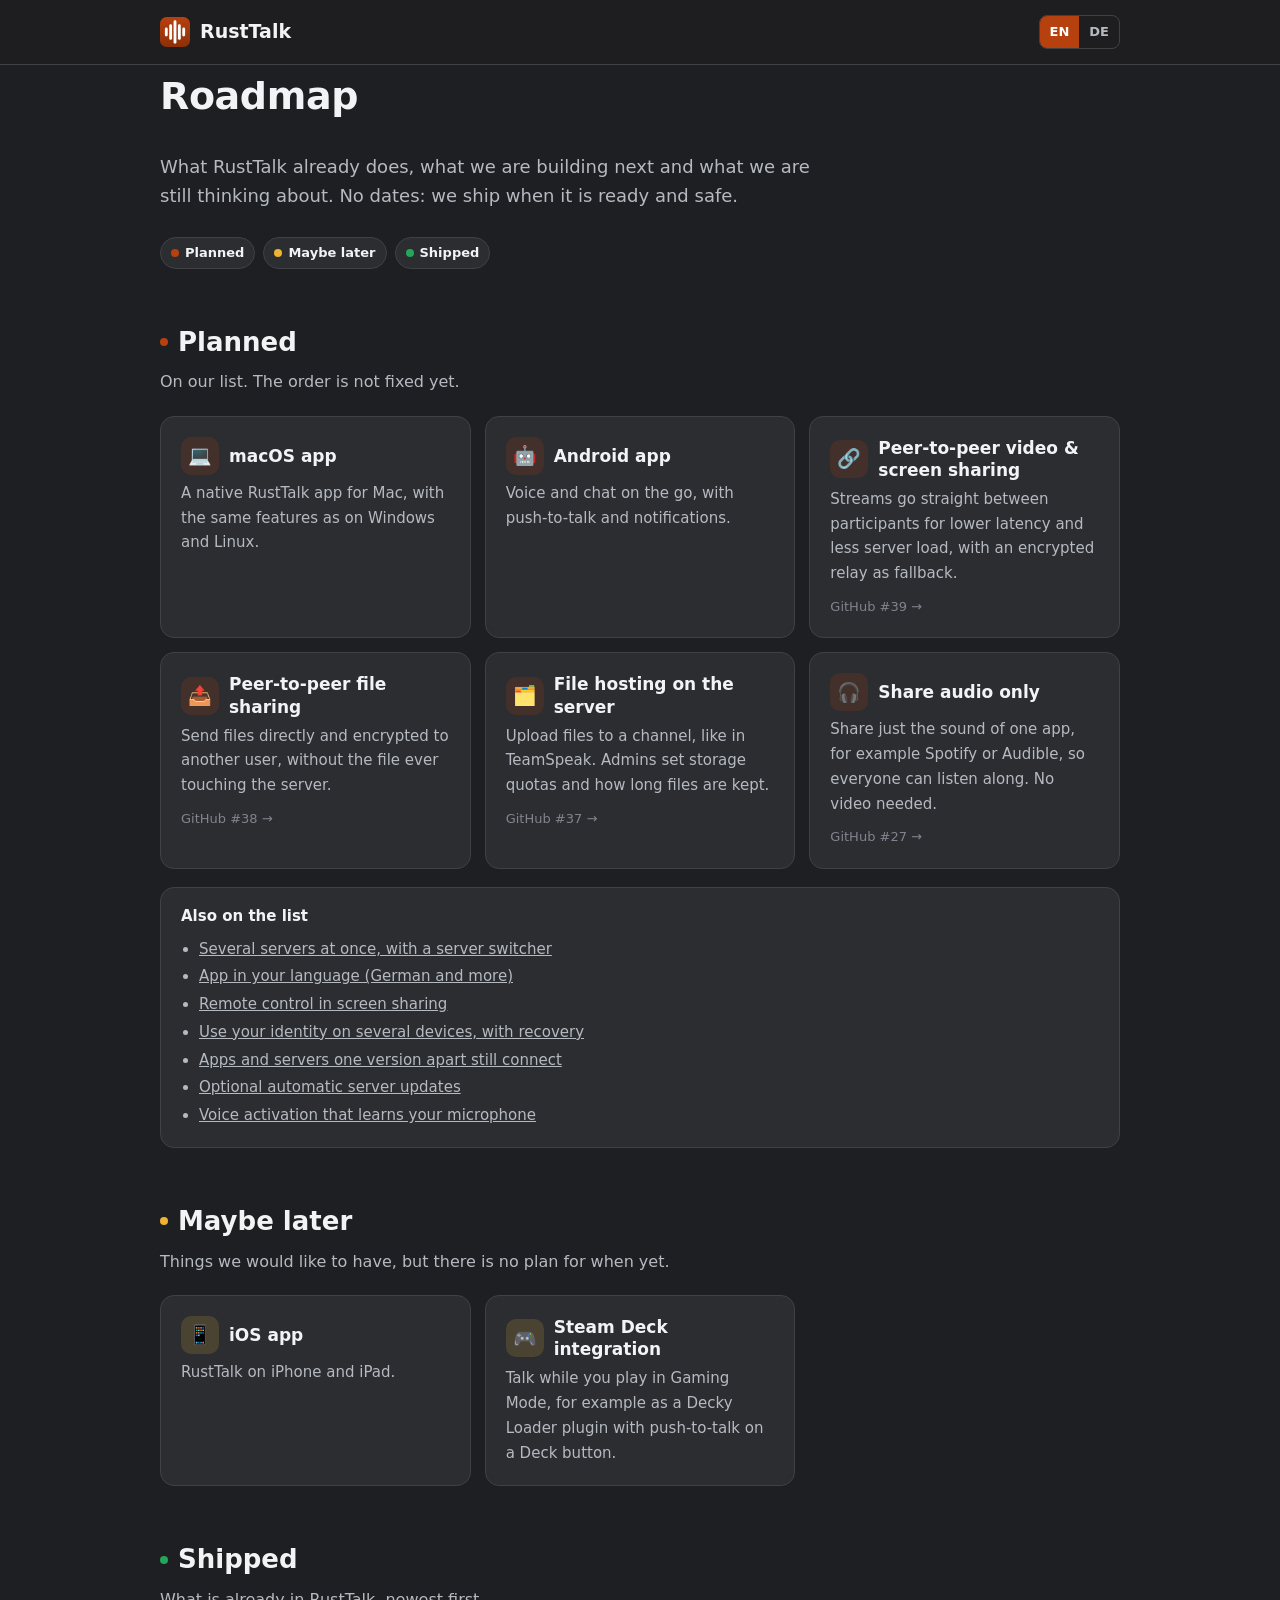
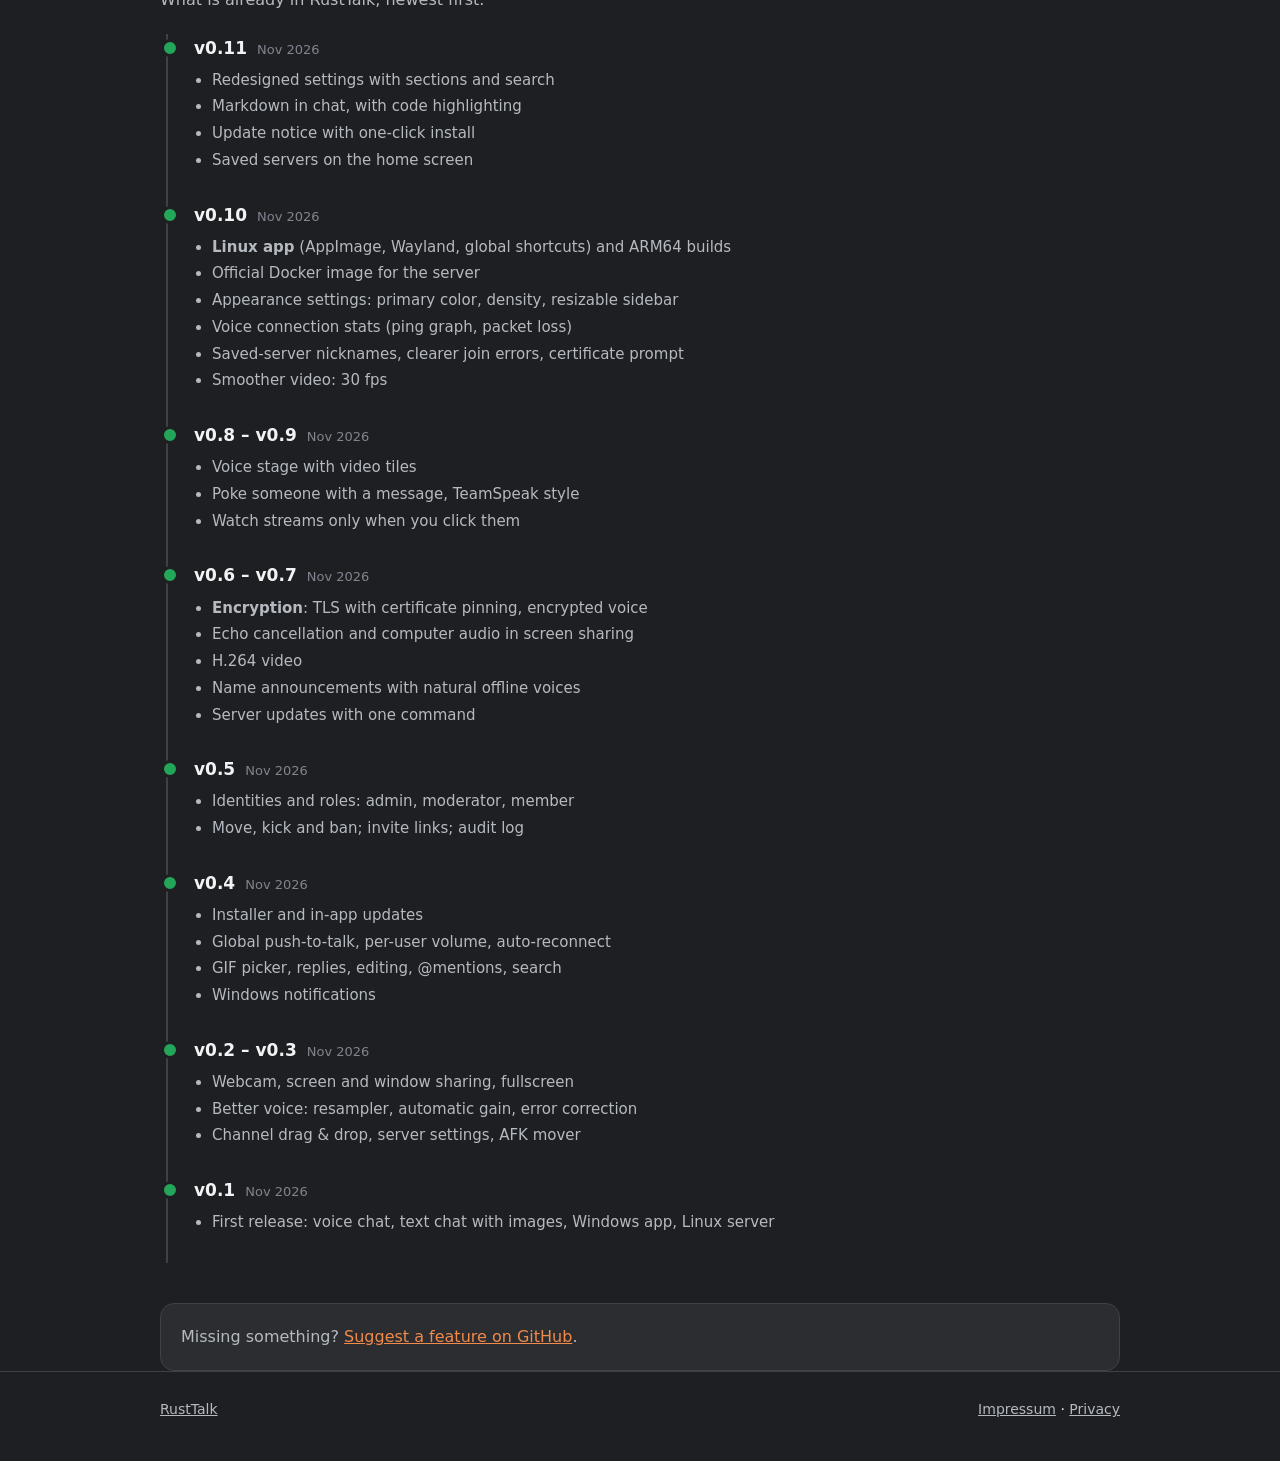
<file: website/roadmap.html>
<!doctype html>
<html lang="en">
<head>
<meta charset="utf-8">
<meta name="viewport" content="width=device-width, initial-scale=1">
<title>Roadmap – RustTalk</title>
<meta name="description" content="What RustTalk already does, what is planned next and what we are thinking about.">
<link rel="icon" href="favicon.svg?v=rust" type="image/svg+xml">
<link rel="apple-touch-icon" href="img/apple-touch-icon.png?v=rust">
<link rel="stylesheet" href="legal.css">
<style>
.wrap.wide{max-width:1000px}
.lead{font-size:18px;color:var(--muted);max-width:680px;margin:0 0 26px}
.legend{display:flex;flex-wrap:wrap;gap:8px;margin:0 0 8px}
.chip{display:inline-flex;align-items:center;gap:6px;font-size:13px;font-weight:600;padding:4px 10px;border-radius:999px;border:1px solid var(--line);background:var(--bg2);color:var(--text);white-space:nowrap}
.dot{width:8px;height:8px;border-radius:50%;flex:none}
.c-plan .dot,.dot.plan{background:#b7410e}.c-idea .dot,.dot.idea{background:#f0b232}.c-done .dot,.dot.done{background:#23a55a}
section{margin-top:52px}
section>h2{display:flex;align-items:center;gap:10px;font-size:26px;margin:0 0 6px}
section>p{margin:0 0 20px}
.cards{display:grid;grid-template-columns:repeat(auto-fill,minmax(280px,1fr));gap:14px}
.card{background:var(--bg2);border:1px solid var(--line);border-radius:14px;padding:20px;display:flex;flex-direction:column;gap:6px}
.card .top{display:flex;align-items:center;gap:10px}
.card .ic{width:38px;height:38px;border-radius:10px;display:grid;place-items:center;font-size:19px;flex:none;background:rgba(183,65,14,.18)}
.idea .card .ic{background:rgba(240,178,50,.16)}
.card h3{margin:0;font-size:17px;line-height:1.3}
.card p{margin:0;font-size:15px}
.card a.issue{font-size:13px;color:var(--dim);text-decoration:none;margin-top:4px}
.card a.issue:hover{color:var(--text)}
.more{margin-top:18px;background:var(--bg2);border:1px solid var(--line);border-radius:14px;padding:16px 20px}
.more h3{margin:0 0 8px;font-size:15px;color:var(--text)}
.more ul{margin:0;padding-left:18px;color:var(--muted);font-size:15px}
.more li{margin:3px 0}
.more a{color:var(--muted)}
.timeline{position:relative;margin-left:6px;padding-left:26px;border-left:2px solid var(--line)}
.rel{position:relative;padding:0 0 26px}
.rel::before{content:"";position:absolute;left:-33px;top:5px;width:12px;height:12px;border-radius:50%;background:#23a55a;border:3px solid var(--bg)}
.rel h3{margin:0;font-size:17px;display:flex;align-items:baseline;gap:10px;flex-wrap:wrap}
.rel h3 small{font-weight:400;color:var(--dim);font-size:13px}
.rel ul{margin:6px 0 0;padding-left:18px;color:var(--muted);font-size:15px}
.rel li{margin:2px 0}
.cta{margin-top:40px;background:var(--bg2);border:1px solid var(--line);border-radius:14px;padding:20px;color:var(--muted)}
.cta a{color:#f08a4b}
@media(max-width:560px){.cards{grid-template-columns:1fr}section>h2{font-size:22px}.timeline{padding-left:20px}.rel::before{left:-27px}}
</style>
</head>
<body>
<nav><div class="wrap wide">
  <a class="brand" href="./"><img src="favicon.svg?v=rust" alt="" width="30" height="30">RustTalk</a>
  <div class="lang" role="group" aria-label="Language"><button type="button" data-set="en">EN</button><button type="button" data-set="de">DE</button></div>
</div></nav>

<main class="wrap wide">
  <h1>Roadmap</h1>
  <p class="lead" data-l="en">What RustTalk already does, what we are building next and what we are still thinking about. No dates: we ship when it is ready and safe.</p>
  <p class="lead" data-l="de">Was RustTalk schon kann, woran wir als Nächstes arbeiten und worüber wir noch nachdenken. Ohne Termine: Wir veröffentlichen, wenn es fertig und sicher ist.</p>
  <div class="legend">
    <span class="chip c-plan"><span class="dot"></span><span data-l="en">Planned</span><span data-l="de">Geplant</span></span>
    <span class="chip c-idea"><span class="dot"></span><span data-l="en">Maybe later</span><span data-l="de">Vielleicht später</span></span>
    <span class="chip c-done"><span class="dot"></span><span data-l="en">Shipped</span><span data-l="de">Erledigt</span></span>
  </div>

  <section id="planned">
    <h2><span class="dot plan"></span><span data-l="en">Planned</span><span data-l="de">Geplant</span></h2>
    <p data-l="en">On our list. The order is not fixed yet.</p>
    <p data-l="de">Steht auf unserer Liste. Die Reihenfolge ist noch offen.</p>
    <div class="cards">
      <div class="card"><div class="top"><div class="ic">💻</div><h3 data-l="en">macOS app</h3><h3 data-l="de">macOS-App</h3></div>
        <p data-l="en">A native RustTalk app for Mac, with the same features as on Windows and Linux.</p>
        <p data-l="de">Eine eigene RustTalk-App für den Mac, mit denselben Funktionen wie unter Windows und Linux.</p></div>
      <div class="card"><div class="top"><div class="ic">🤖</div><h3 data-l="en">Android app</h3><h3 data-l="de">Android-App</h3></div>
        <p data-l="en">Voice and chat on the go, with push-to-talk and notifications.</p>
        <p data-l="de">Sprache und Chat unterwegs, mit Push-to-Talk und Benachrichtigungen.</p></div>
      <div class="card"><div class="top"><div class="ic">🔗</div><h3 data-l="en">Peer-to-peer video &amp; screen sharing</h3><h3 data-l="de">Peer-to-Peer Video &amp; Bildschirm</h3></div>
        <p data-l="en">Streams go straight between participants for lower latency and less server load, with an encrypted relay as fallback.</p>
        <p data-l="de">Streams laufen direkt zwischen den Teilnehmern: weniger Verzögerung, weniger Serverlast. Ein verschlüsseltes Relay springt ein, wenn es direkt nicht geht.</p>
        <a class="issue" href="https://github.com/rusttalkcrew/RustTalk/issues/39" rel="noopener">GitHub #39 →</a></div>
      <div class="card"><div class="top"><div class="ic">📤</div><h3 data-l="en">Peer-to-peer file sharing</h3><h3 data-l="de">Peer-to-Peer Dateiaustausch</h3></div>
        <p data-l="en">Send files directly and encrypted to another user, without the file ever touching the server.</p>
        <p data-l="de">Dateien direkt und verschlüsselt an andere schicken, ohne dass die Datei über den Server läuft.</p>
        <a class="issue" href="https://github.com/rusttalkcrew/RustTalk/issues/38" rel="noopener">GitHub #38 →</a></div>
      <div class="card"><div class="top"><div class="ic">🗂️</div><h3 data-l="en">File hosting on the server</h3><h3 data-l="de">Dateiablage auf dem Server</h3></div>
        <p data-l="en">Upload files to a channel, like in TeamSpeak. Admins set storage quotas and how long files are kept.</p>
        <p data-l="de">Dateien in einen Kanal hochladen, wie bei TeamSpeak. Admins legen Speicherlimits und Aufbewahrungsdauer fest.</p>
        <a class="issue" href="https://github.com/rusttalkcrew/RustTalk/issues/37" rel="noopener">GitHub #37 →</a></div>
      <div class="card"><div class="top"><div class="ic">🎧</div><h3 data-l="en">Share audio only</h3><h3 data-l="de">Nur Audio teilen</h3></div>
        <p data-l="en">Share just the sound of one app, for example Spotify or Audible, so everyone can listen along. No video needed.</p>
        <p data-l="de">Nur den Ton einer App teilen, zum Beispiel Spotify oder Audible, damit alle mithören können. Ganz ohne Video.</p>
        <a class="issue" href="https://github.com/rusttalkcrew/RustTalk/issues/27" rel="noopener">GitHub #27 →</a></div>
    </div>
    <div class="more">
      <h3 data-l="en">Also on the list</h3><h3 data-l="de">Außerdem auf der Liste</h3>
      <ul>
        <li><a href="https://github.com/rusttalkcrew/RustTalk/issues/22" rel="noopener"><span data-l="en">Several servers at once, with a server switcher</span><span data-l="de">Mehrere Server gleichzeitig, mit Server-Umschalter</span></a></li>
        <li><a href="https://github.com/rusttalkcrew/RustTalk/issues/19" rel="noopener"><span data-l="en">App in your language (German and more)</span><span data-l="de">App in deiner Sprache (Deutsch und mehr)</span></a></li>
        <li><a href="https://github.com/rusttalkcrew/RustTalk/issues/28" rel="noopener"><span data-l="en">Remote control in screen sharing</span><span data-l="de">Fernsteuerung beim Bildschirm teilen</span></a></li>
        <li><a href="https://github.com/rusttalkcrew/RustTalk/issues/36" rel="noopener"><span data-l="en">Use your identity on several devices, with recovery</span><span data-l="de">Identität auf mehreren Geräten nutzen, mit Wiederherstellung</span></a></li>
        <li><a href="https://github.com/rusttalkcrew/RustTalk/issues/7" rel="noopener"><span data-l="en">Apps and servers one version apart still connect</span><span data-l="de">App und Server dürfen eine Version auseinander liegen</span></a></li>
        <li><a href="https://github.com/rusttalkcrew/RustTalk/issues/8" rel="noopener"><span data-l="en">Optional automatic server updates</span><span data-l="de">Optionale automatische Server-Updates</span></a></li>
        <li><a href="https://github.com/rusttalkcrew/RustTalk/issues/5" rel="noopener"><span data-l="en">Voice activation that learns your microphone</span><span data-l="de">Sprachaktivierung, die sich auf dein Mikrofon einstellt</span></a></li>
      </ul>
    </div>
  </section>

  <section id="maybe" class="idea">
    <h2><span class="dot idea"></span><span data-l="en">Maybe later</span><span data-l="de">Vielleicht später</span></h2>
    <p data-l="en">Things we would like to have, but there is no plan for when yet.</p>
    <p data-l="de">Wünschen wir uns, aber wann es kommt, ist noch offen.</p>
    <div class="cards">
      <div class="card"><div class="top"><div class="ic">📱</div><h3 data-l="en">iOS app</h3><h3 data-l="de">iOS-App</h3></div>
        <p data-l="en">RustTalk on iPhone and iPad.</p>
        <p data-l="de">RustTalk auf iPhone und iPad.</p></div>
      <div class="card"><div class="top"><div class="ic">🎮</div><h3 data-l="en">Steam Deck integration</h3><h3 data-l="de">Steam-Deck-Integration</h3></div>
        <p data-l="en">Talk while you play in Gaming Mode, for example as a Decky Loader plugin with push-to-talk on a Deck button.</p>
        <p data-l="de">Im Gaming-Modus sprechen, während du spielst, zum Beispiel als Decky-Loader-Plugin mit Push-to-Talk auf einer Deck-Taste.</p></div>
    </div>
  </section>

  <section id="shipped">
    <h2><span class="dot done"></span><span data-l="en">Shipped</span><span data-l="de">Erledigt</span></h2>
    <p data-l="en">What is already in RustTalk, newest first.</p>
    <p data-l="de">Was RustTalk schon kann, das Neueste zuerst.</p>
    <div class="timeline">
      <div class="rel"><h3>v0.11 <small>Nov 2026</small></h3>
        <ul data-l="en"><li>Redesigned settings with sections and search</li><li>Markdown in chat, with code highlighting</li><li>Update notice with one-click install</li><li>Saved servers on the home screen</li></ul>
        <ul data-l="de"><li>Neue Einstellungen mit Bereichen und Suche</li><li>Markdown im Chat, mit Code-Hervorhebung</li><li>Update-Hinweis mit Installation per Klick</li><li>Gespeicherte Server auf dem Startbildschirm</li></ul></div>
      <div class="rel"><h3>v0.10 <small>Nov 2026</small></h3>
        <ul data-l="en"><li><b>Linux app</b> (AppImage, Wayland, global shortcuts) and ARM64 builds</li><li>Official Docker image for the server</li><li>Appearance settings: primary color, density, resizable sidebar</li><li>Voice connection stats (ping graph, packet loss)</li><li>Saved-server nicknames, clearer join errors, certificate prompt</li><li>Smoother video: 30 fps</li></ul>
        <ul data-l="de"><li><b>Linux-App</b> (AppImage, Wayland, globale Tastenkürzel) und ARM64-Versionen</li><li>Offizielles Docker-Image für den Server</li><li>Darstellung: Hauptfarbe, Dichte, verstellbare Seitenleiste</li><li>Verbindungsstatistik (Ping-Verlauf, Paketverlust)</li><li>Spitznamen für Server, verständlichere Fehler, Zertifikatsabfrage</li><li>Flüssigeres Video: 30 fps</li></ul></div>
      <div class="rel"><h3>v0.8 – v0.9 <small>Nov 2026</small></h3>
        <ul data-l="en"><li>Voice stage with video tiles</li><li>Poke someone with a message, TeamSpeak style</li><li>Watch streams only when you click them</li></ul>
        <ul data-l="de"><li>Sprach-Bühne mit Videokacheln</li><li>Anstupsen mit Nachricht, wie bei TeamSpeak</li><li>Streams nur ansehen, wenn du sie anklickst</li></ul></div>
      <div class="rel"><h3>v0.6 – v0.7 <small>Nov 2026</small></h3>
        <ul data-l="en"><li><b>Encryption</b>: TLS with certificate pinning, encrypted voice</li><li>Echo cancellation and computer audio in screen sharing</li><li>H.264 video</li><li>Name announcements with natural offline voices</li><li>Server updates with one command</li></ul>
        <ul data-l="de"><li><b>Verschlüsselung</b>: TLS mit Zertifikat-Pinning, verschlüsselte Sprache</li><li>Echounterdrückung und Systemton beim Bildschirm teilen</li><li>H.264-Video</li><li>Namensansagen mit natürlichen Offline-Stimmen</li><li>Server-Updates mit einem Befehl</li></ul></div>
      <div class="rel"><h3>v0.5 <small>Nov 2026</small></h3>
        <ul data-l="en"><li>Identities and roles: admin, moderator, member</li><li>Move, kick and ban; invite links; audit log</li></ul>
        <ul data-l="de"><li>Identitäten und Rollen: Admin, Moderator, Mitglied</li><li>Verschieben, kicken, bannen; Einladungslinks; Audit-Log</li></ul></div>
      <div class="rel"><h3>v0.4 <small>Nov 2026</small></h3>
        <ul data-l="en"><li>Installer and in-app updates</li><li>Global push-to-talk, per-user volume, auto-reconnect</li><li>GIF picker, replies, editing, @mentions, search</li><li>Windows notifications</li></ul>
        <ul data-l="de"><li>Installation und Updates in der App</li><li>Globales Push-to-Talk, Lautstärke pro Person, automatisches Wiederverbinden</li><li>GIF-Auswahl, Antworten, Bearbeiten, @Erwähnungen, Suche</li><li>Windows-Benachrichtigungen</li></ul></div>
      <div class="rel"><h3>v0.2 – v0.3 <small>Nov 2026</small></h3>
        <ul data-l="en"><li>Webcam, screen and window sharing, fullscreen</li><li>Better voice: resampler, automatic gain, error correction</li><li>Channel drag &amp; drop, server settings, AFK mover</li></ul>
        <ul data-l="de"><li>Webcam, Bildschirm und Fenster teilen, Vollbild</li><li>Bessere Sprache: Resampler, automatische Lautstärke, Fehlerkorrektur</li><li>Kanäle per Drag &amp; Drop, Servereinstellungen, AFK-Verschieber</li></ul></div>
      <div class="rel"><h3>v0.1 <small>Nov 2026</small></h3>
        <ul data-l="en"><li>First release: voice chat, text chat with images, Windows app, Linux server</li></ul>
        <ul data-l="de"><li>Erste Version: Sprach-Chat, Text-Chat mit Bildern, Windows-App, Linux-Server</li></ul></div>
    </div>
  </section>

  <div class="cta">
    <span data-l="en">Missing something? <a href="https://github.com/rusttalkcrew/RustTalk/issues" rel="noopener">Suggest a feature on GitHub</a>.</span>
    <span data-l="de">Fehlt dir etwas? <a href="https://github.com/rusttalkcrew/RustTalk/issues" rel="noopener">Schlag eine Funktion auf GitHub vor</a>.</span>
  </div>
</main>

<footer><div class="wrap wide">
  <a href="./">RustTalk</a>
  <span><a href="impressum.html">Impressum</a> · <a href="datenschutz.html"><span data-l="de">Datenschutz</span><span data-l="en">Privacy</span></a></span>
</div></footer>
<script src="lang.js"></script>
</body>
</html>
</file>
<file: website/legal.css>
:root{--bg:#1e1f22;--bg2:#2b2d31;--line:#3f4147;--text:#f2f3f5;--muted:#b5bac1;--dim:#80848e;--accent:#b7410e}
*{box-sizing:border-box}
body{margin:0;background:var(--bg);color:var(--text);font:16px/1.65 system-ui,-apple-system,"Segoe UI",Roboto,Ubuntu,sans-serif;-webkit-font-smoothing:antialiased}
a{color:#f08a4b}
.wrap{max-width:820px;margin:0 auto;padding:0 20px}
nav{border-bottom:1px solid var(--line);background:rgba(30,31,34,.9)}
nav .wrap{display:flex;align-items:center;justify-content:space-between;height:64px}
.brand{display:flex;align-items:center;gap:10px;font-weight:700;font-size:19px;text-decoration:none;color:var(--text)}
.lang{display:flex;border:1px solid var(--line);border-radius:8px;overflow:hidden}
.lang button{background:none;border:0;color:var(--muted);padding:5px 10px;font:inherit;font-size:13px;font-weight:600;cursor:pointer}
.lang button.on{background:var(--accent);color:#fff}
main{padding:48px 20px 40px}
h1{font-size:clamp(28px,5vw,38px);margin:0 0 24px;letter-spacing:-.01em}
h2{font-size:19px;margin:34px 0 8px}
p{color:var(--muted);margin:0 0 12px}
.note{background:var(--bg2);border:1px solid var(--line);border-radius:12px;padding:14px 18px;color:var(--text)}
.small{font-size:14px;color:var(--dim);margin-top:36px}
code{font-family:ui-monospace,"Cascadia Code",Consolas,monospace;font-size:.92em;background:#111214;padding:2px 6px;border-radius:5px}
footer{border-top:1px solid var(--line);padding:26px 0 40px;font-size:14px}
footer .wrap{display:flex;justify-content:space-between;gap:16px;flex-wrap:wrap}
footer a{color:var(--muted)}
html[lang=en] [data-l=de],html[lang=de] [data-l=en]{display:none!important}
</file>
